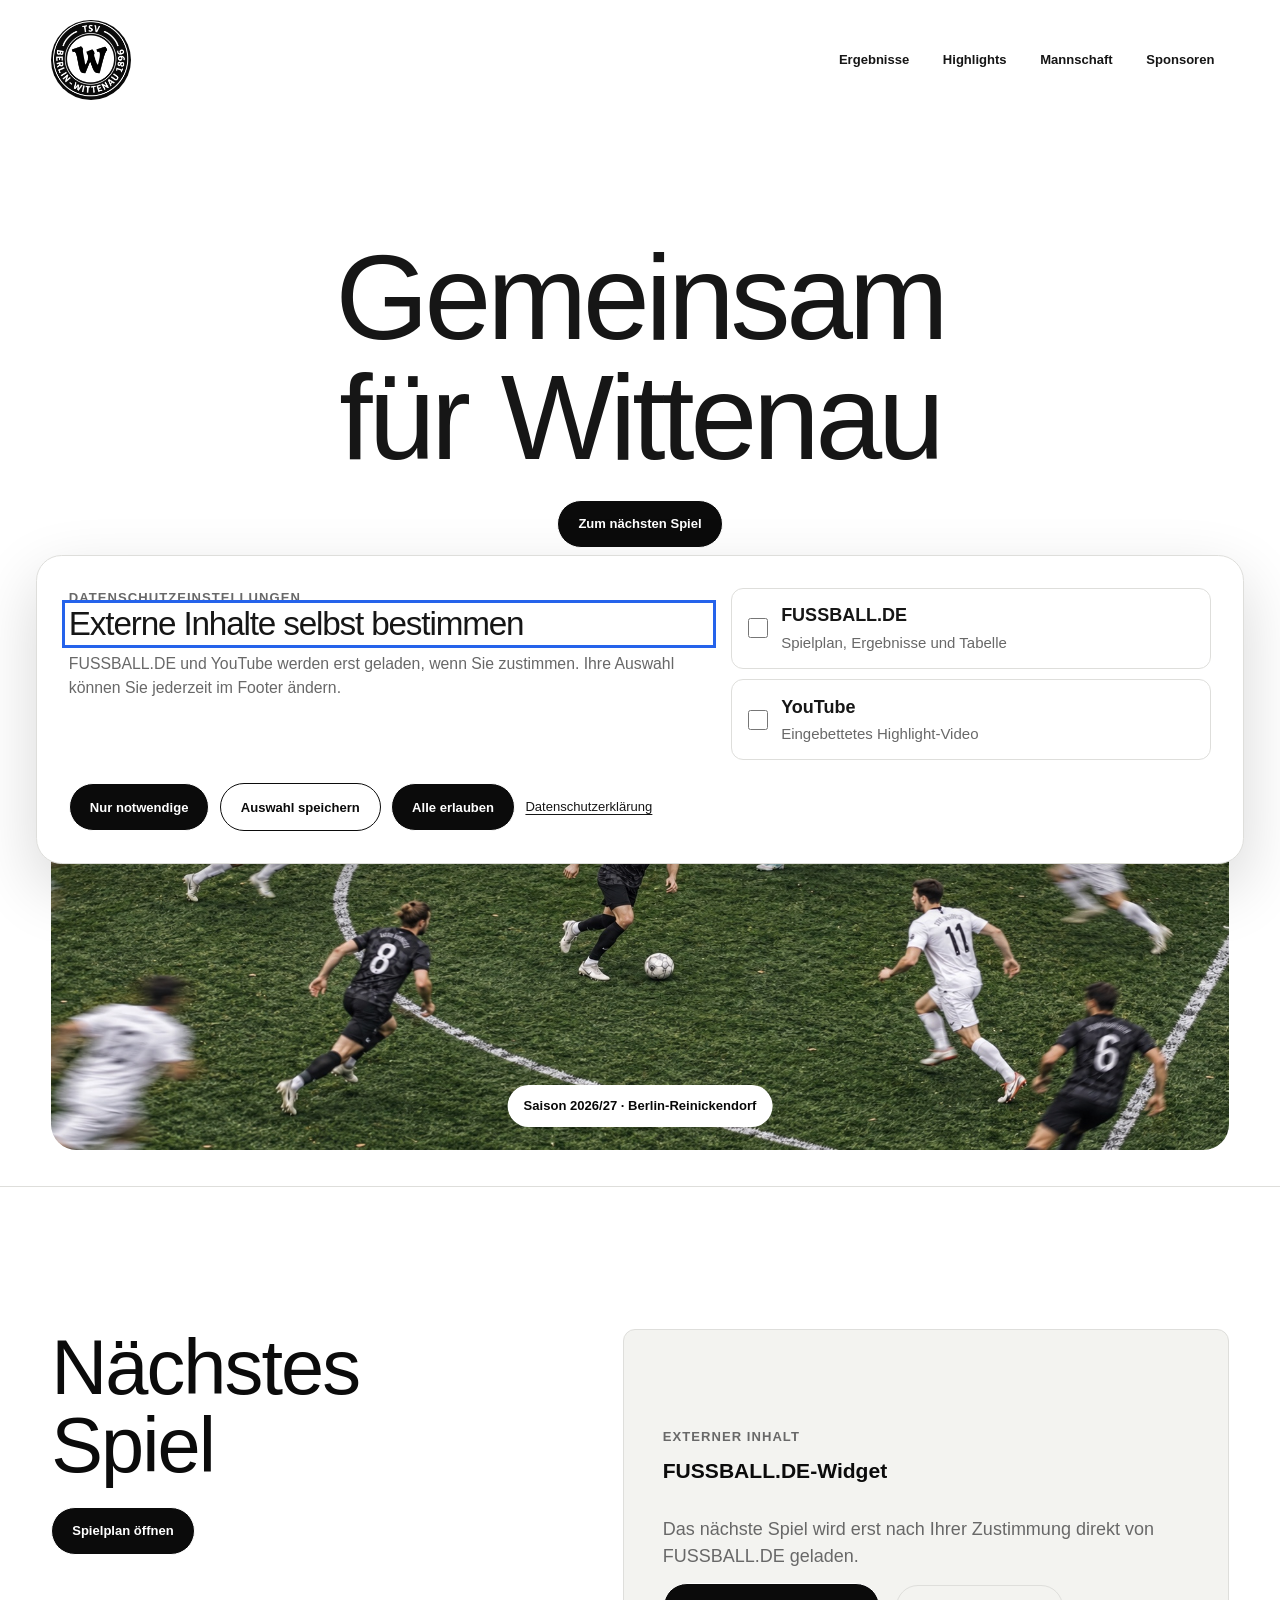
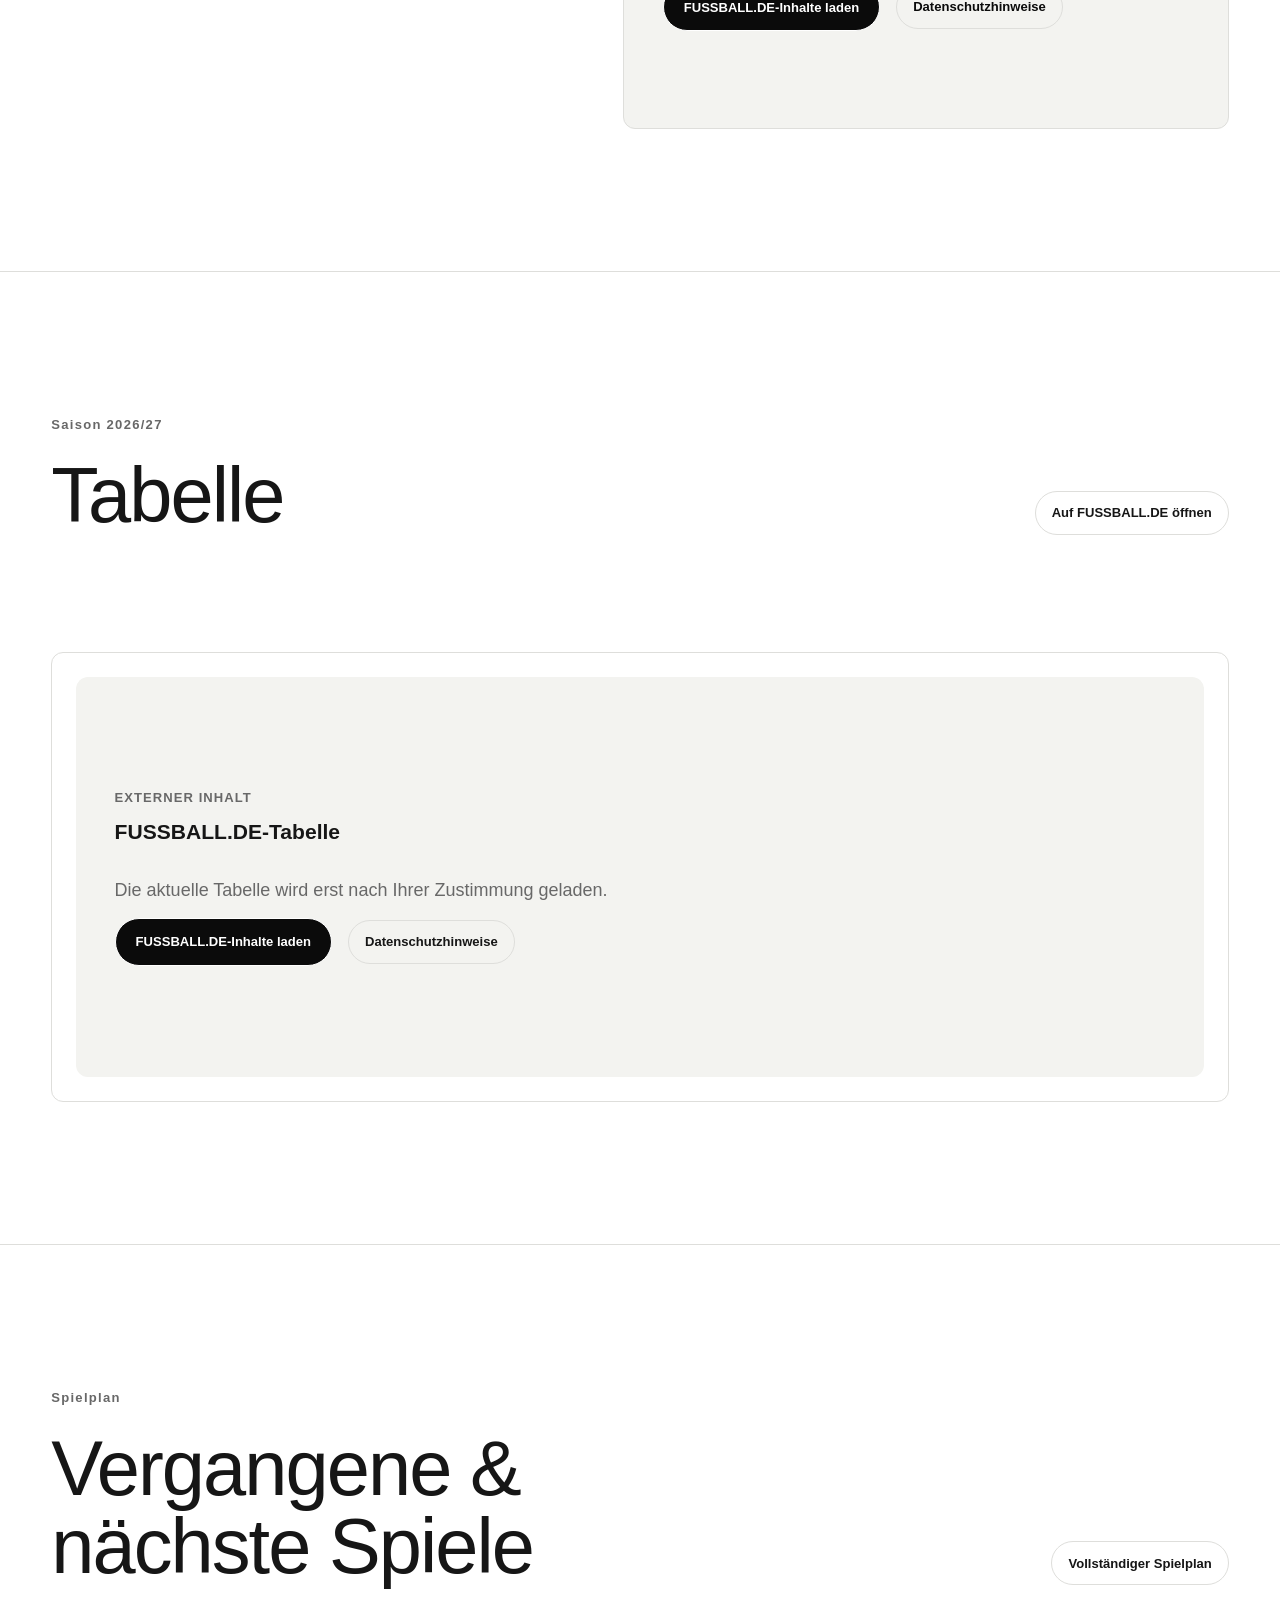
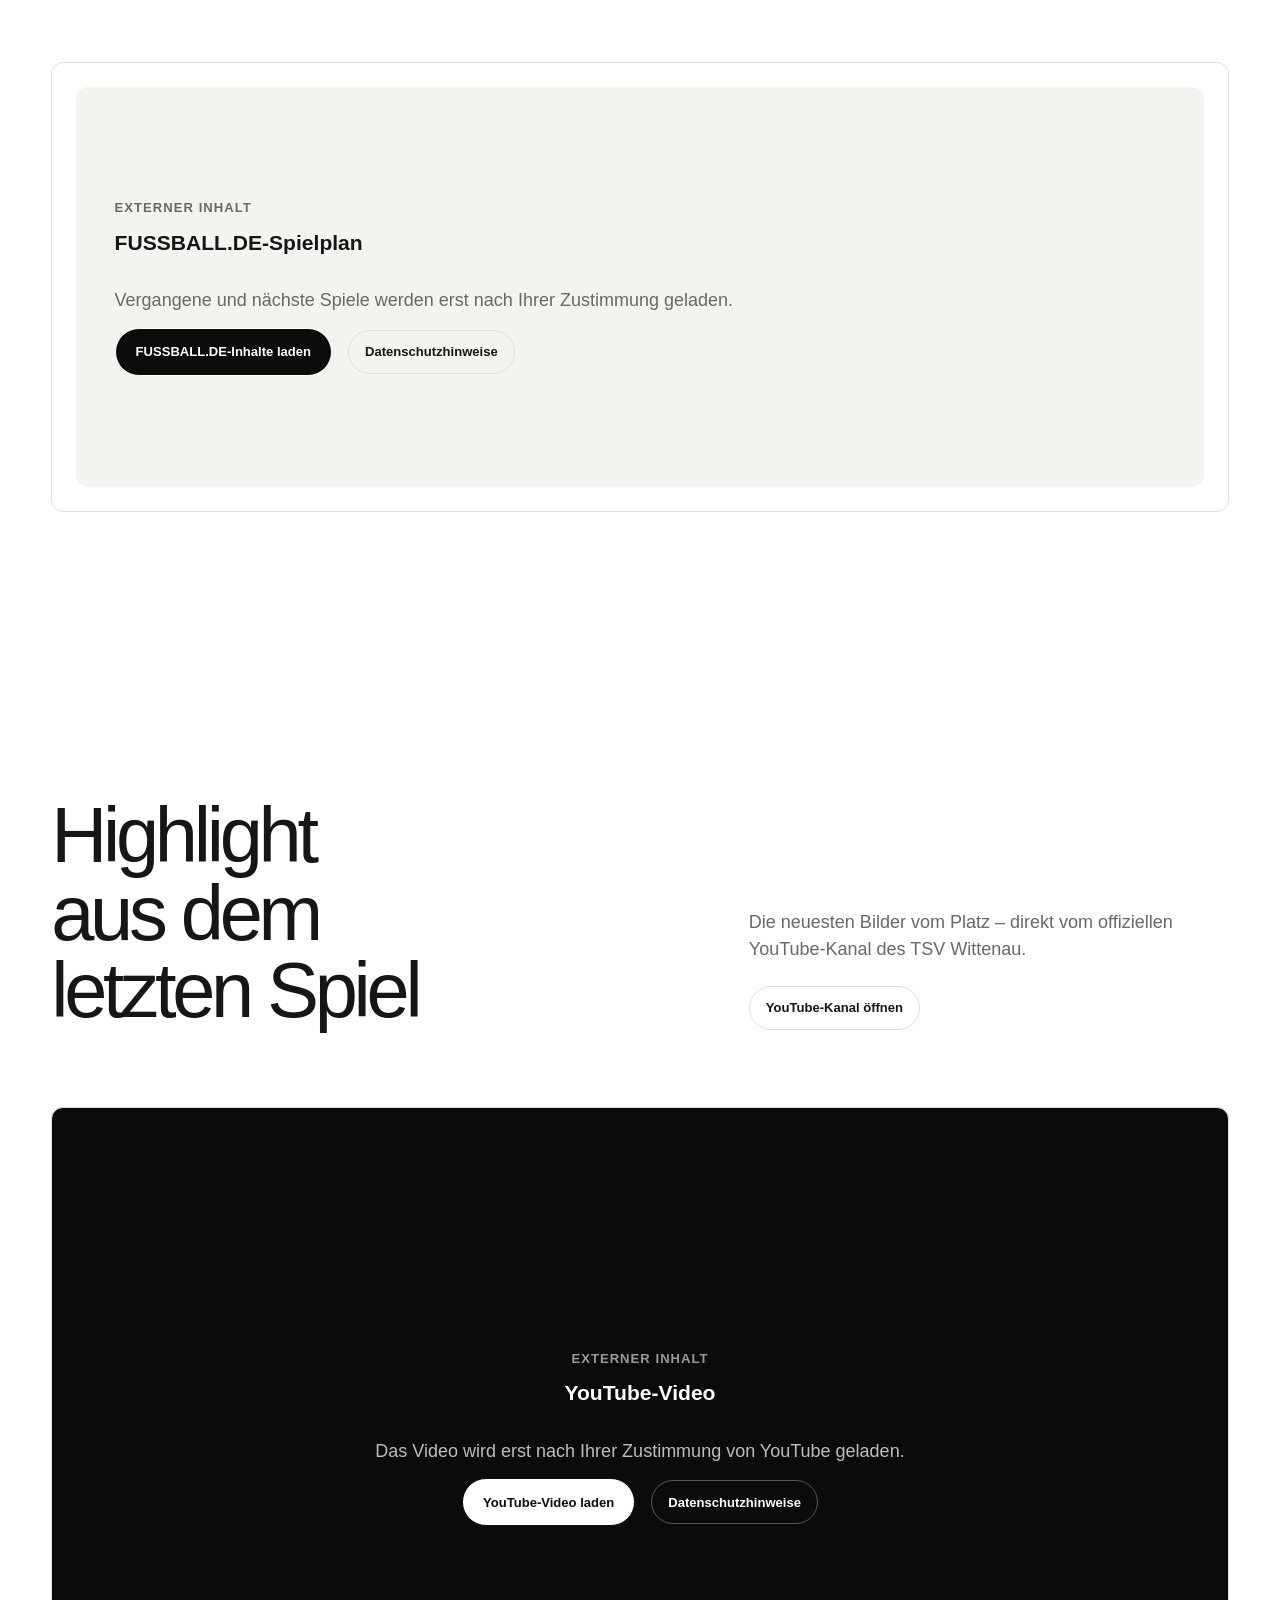
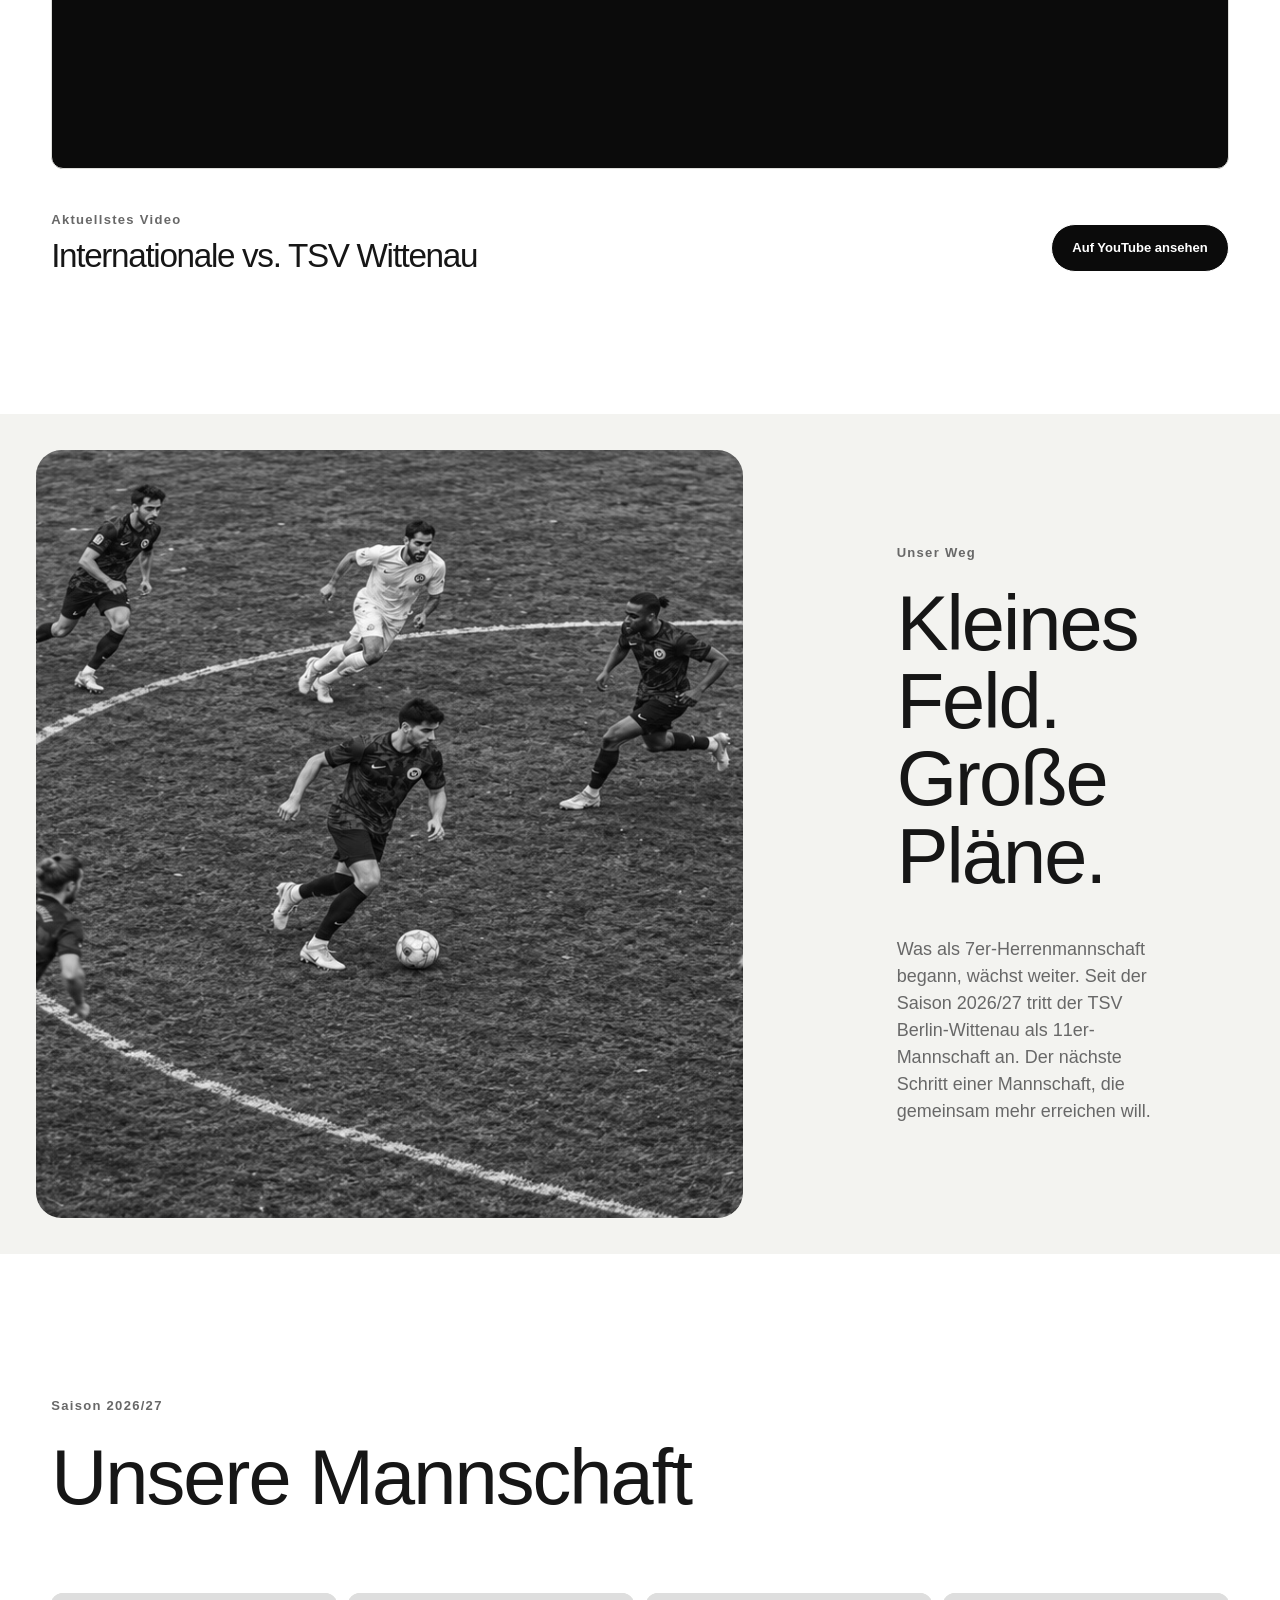
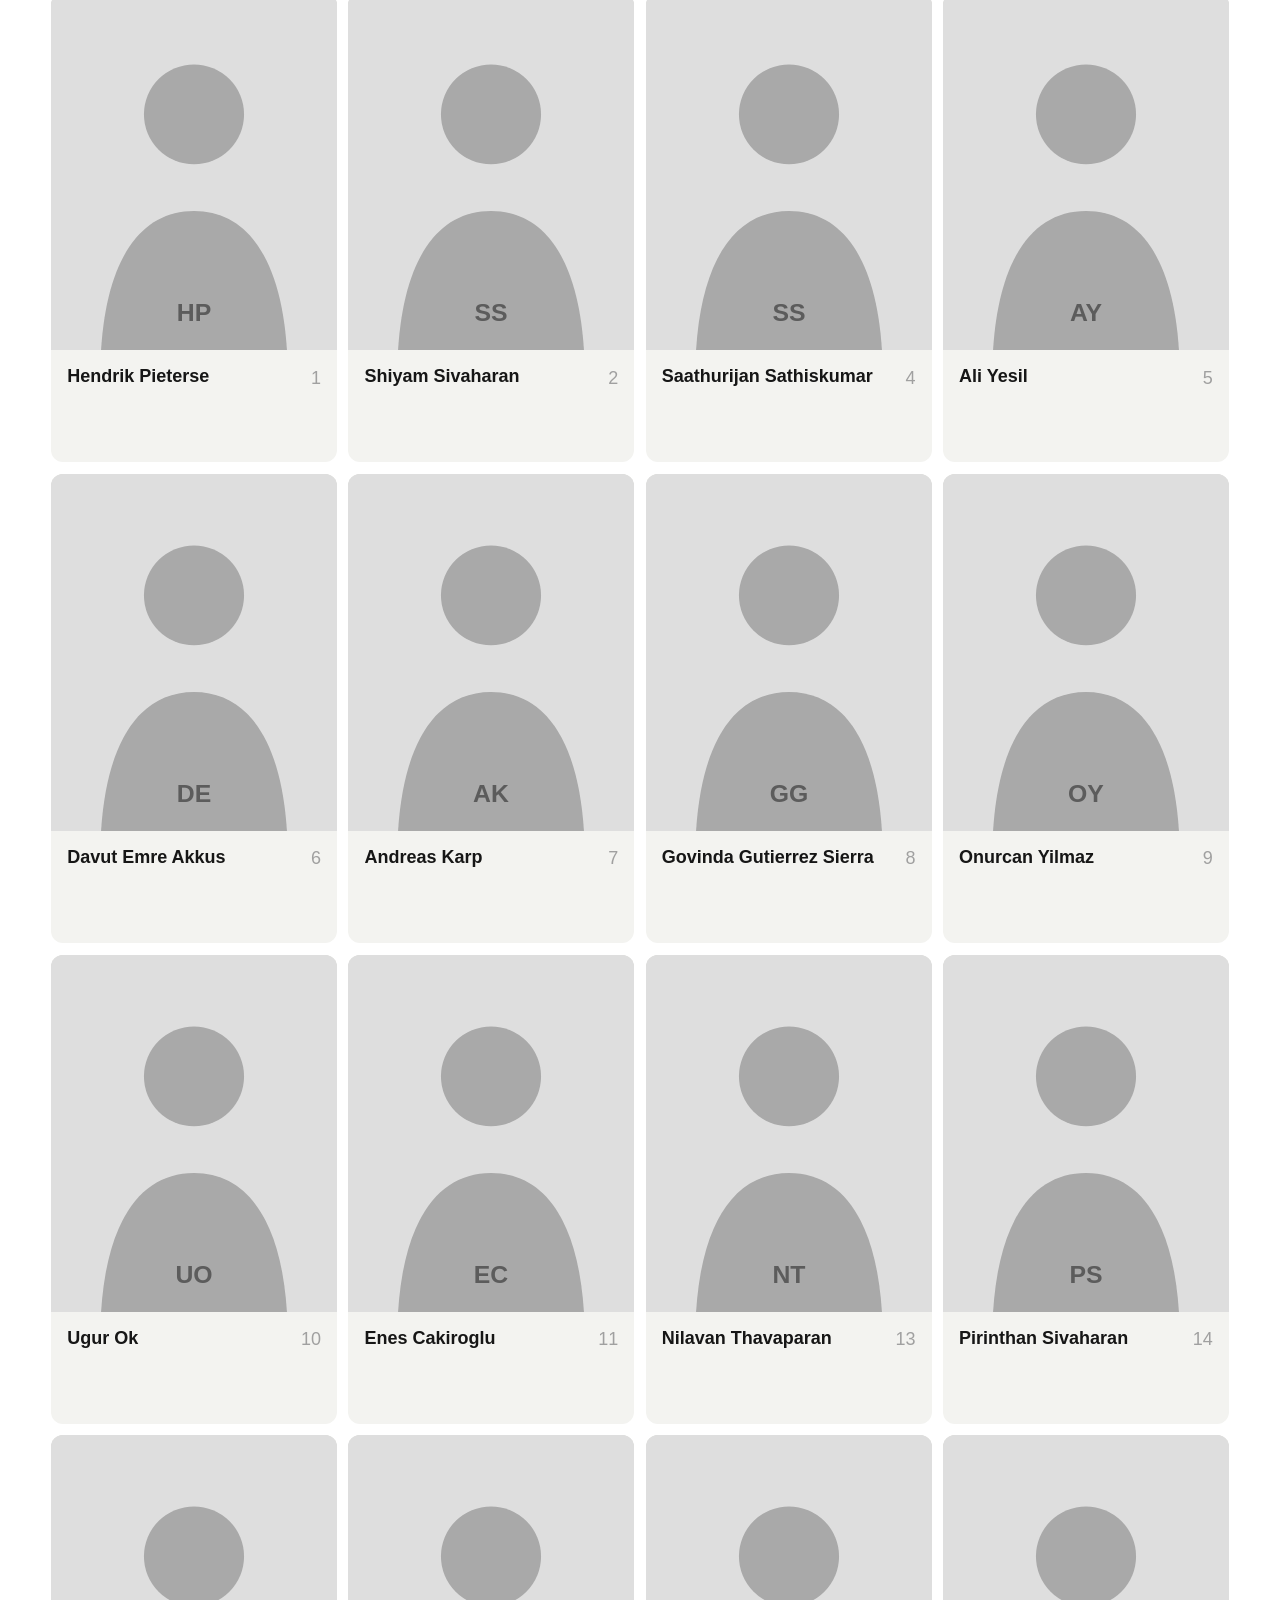
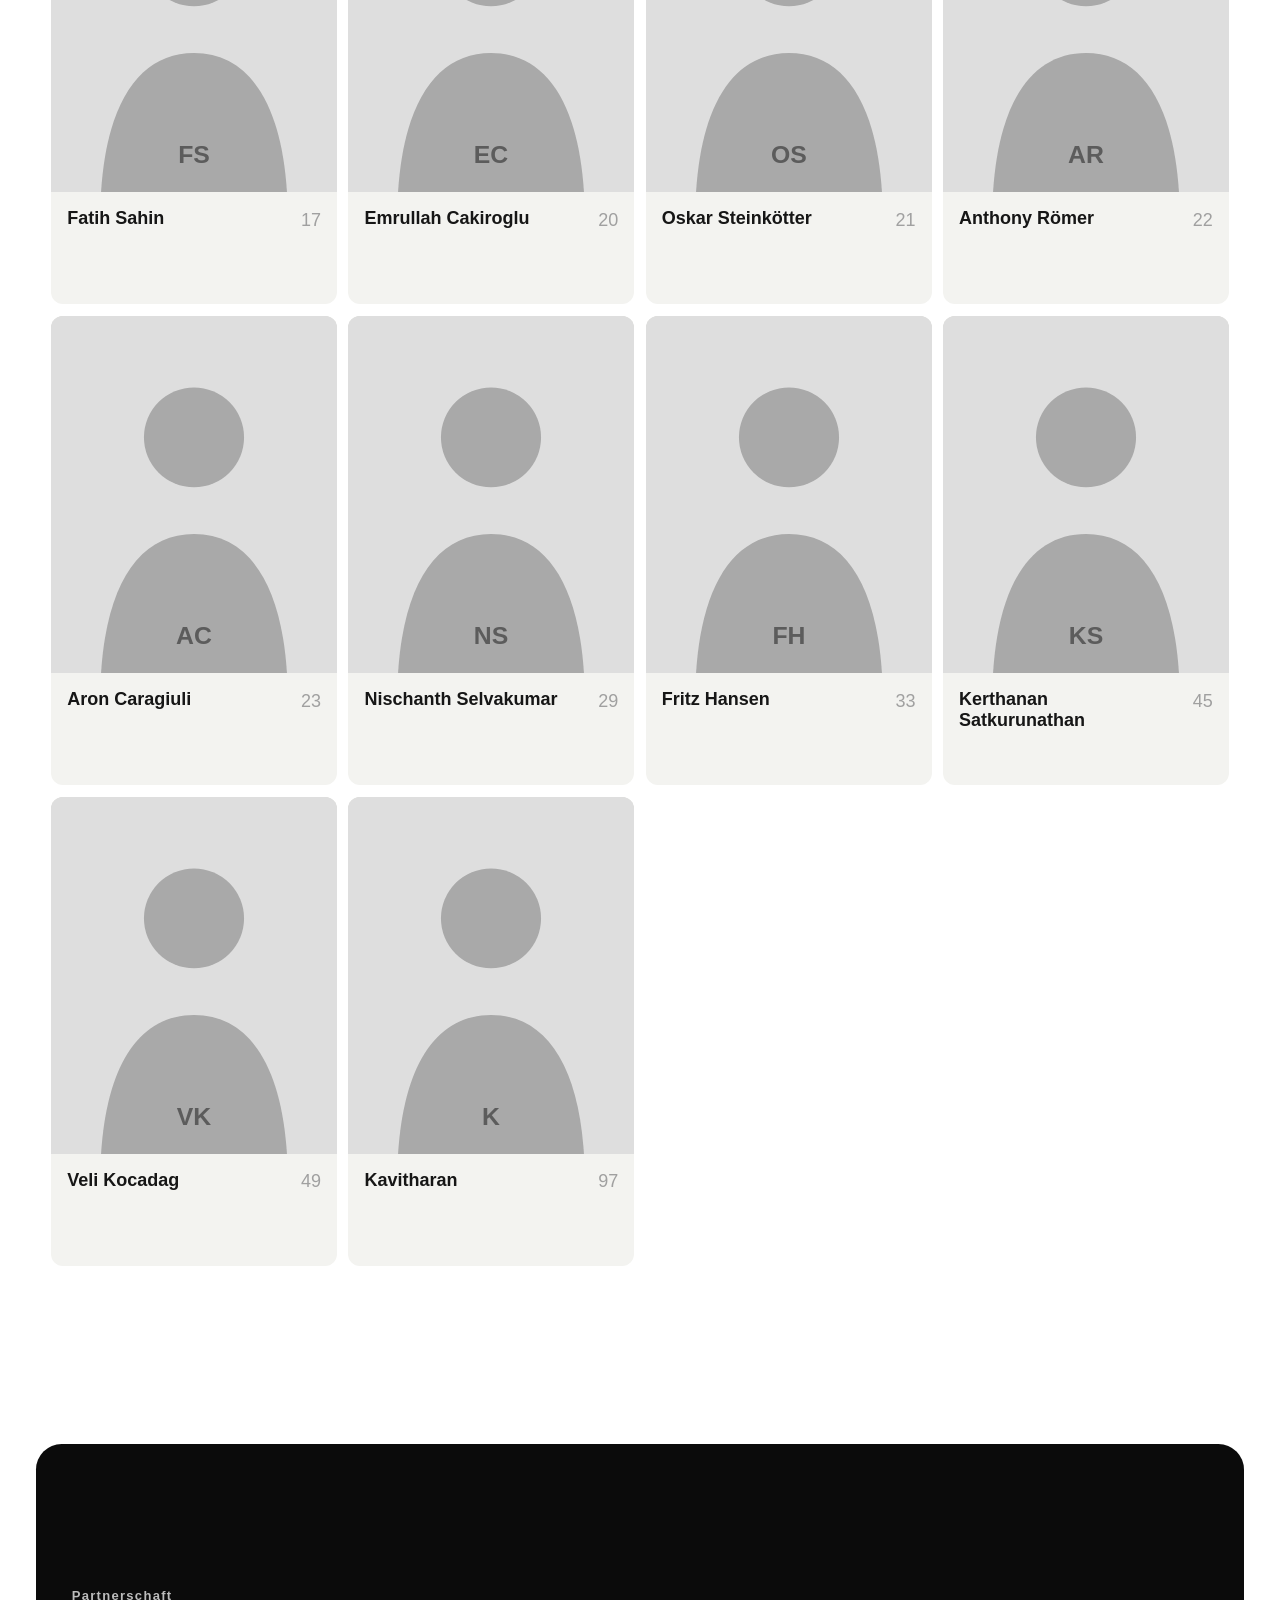
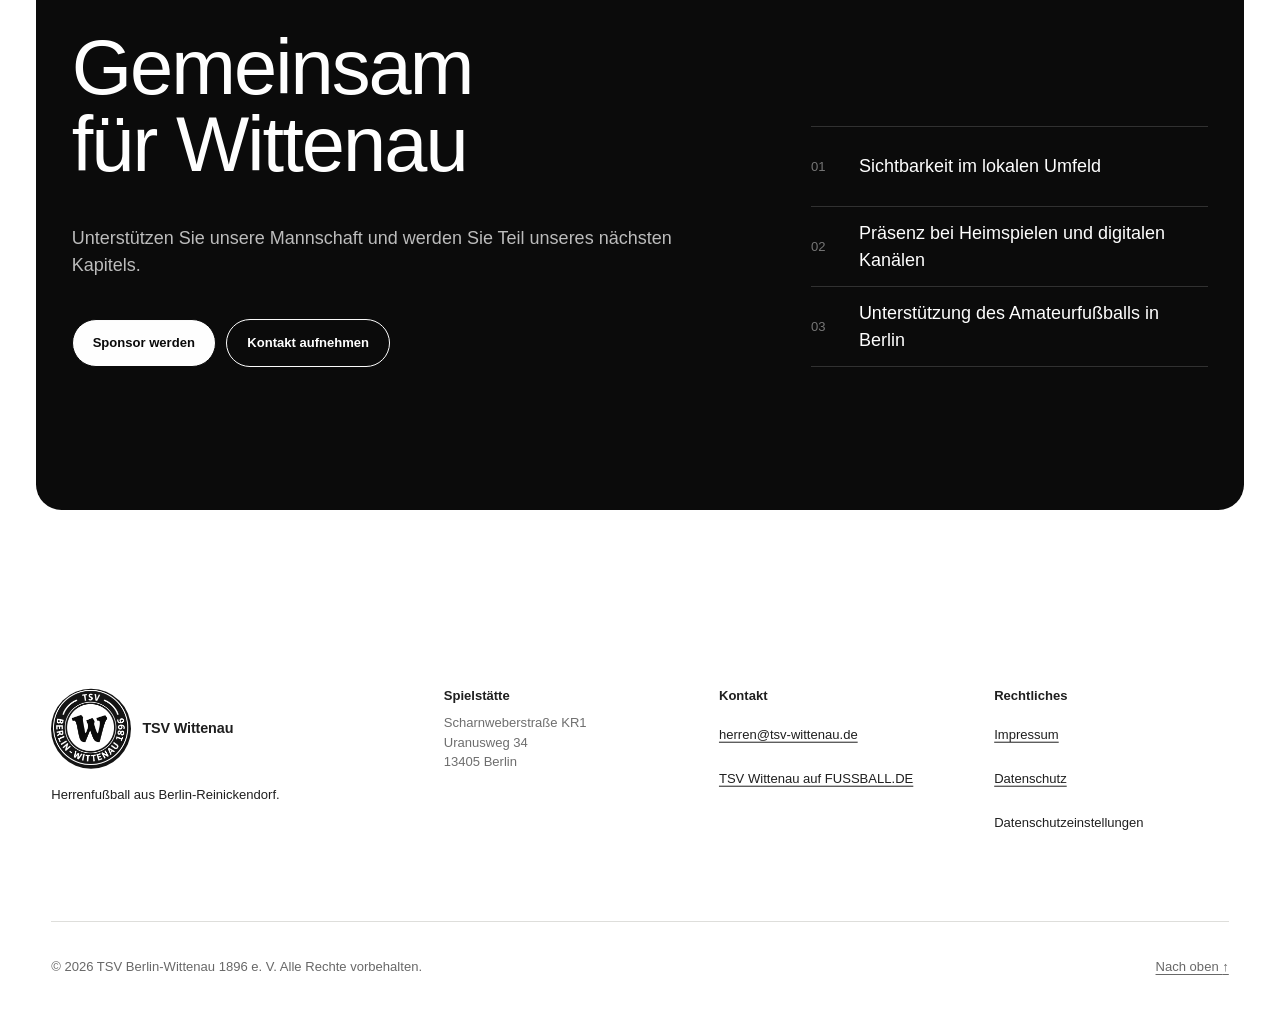
<file: index.html>
<!doctype html>
<html lang="de" class="no-js">
  <head>
    <meta charset="utf-8" />
    <meta name="viewport" content="width=device-width, initial-scale=1" />
    <meta
      name="description"
      content="Die Herrenmannschaft des TSV Wittenau: Spiele, Ergebnisse, Mannschaft und Sponsoring."
    />
    <title>TSV Wittenau Herren</title>
    <link rel="stylesheet" href="assets/vendor/lenis.css" />
    <link rel="stylesheet" href="styles.css?v=20261101-history-fix" />
    <script src="assets/vendor/lenis.min.js" defer></script>
    <script src="assets/vendor/gsap.min.js" defer></script>
    <script src="assets/vendor/ScrollTrigger.min.js" defer></script>
    <script src="consent.js?v=20261101-widgets" defer></script>
    <script src="script.js" defer></script>
  </head>
  <body>
    <a class="skip-link" href="#hauptinhalt">Direkt zum Inhalt</a>

    <header class="site-header">
      <div class="header-inner">
        <a
          class="brand"
          href="#start"
          aria-label="TSV Wittenau – zur Startseite"
        >
          <span class="brand-mark" aria-hidden="true">
            <img
              src="assets/tsv-wittenau-logo.png"
              alt=""
              width="2480"
              height="2480"
            />
          </span>
        </a>

        <button
          class="nav-toggle"
          type="button"
          aria-expanded="false"
          aria-controls="hauptnavigation"
        >
          <span class="nav-toggle-label">Menü</span>
          <span class="nav-toggle-icon" aria-hidden="true"
            ><span></span><span></span
          ></span>
        </button>

        <nav id="hauptnavigation" class="site-nav" aria-label="Hauptnavigation">
          <ul>
            <li><a href="#ergebnisse">Ergebnisse</a></li>
            <li><a href="#highlights">Highlights</a></li>
            <li><a href="#mannschaft">Mannschaft</a></li>
            <li><a href="#sponsoren">Sponsoren</a></li>
          </ul>
        </nav>
      </div>
    </header>

    <main id="hauptinhalt">
      <section id="start" class="hero" aria-labelledby="hero-title">
        <div class="hero-content container">
          <h1 id="hero-title">Gemeinsam für Wittenau</h1>
          <a class="button button-dark" href="#naechstes-spiel"
            >Zum nächsten Spiel</a
          >
        </div>
        <div
          class="hero-image container"
          role="img"
          aria-label="Spielszene des TSV Wittenau in schwarzen Trikots auf dem Fußballplatz"
        >
          <p class="hero-image-caption">
            Saison 2026/27 · Berlin-Reinickendorf
          </p>
        </div>
      </section>

      <section
        id="naechstes-spiel"
        class="section section-dark"
        aria-labelledby="next-match-title"
      >
        <div class="container next-match-layout">
          <div class="section-heading section-heading-light">
            <h2 id="next-match-title">Nächstes Spiel</h2>
            <a
              class="button button-dark"
              href="https://www.fussball.de/mannschaft/tsv-berlin-wittenau-tsv-wittenau-berlin/-/saison/2627/team-id/03198303VC000000VS5489BSVU0ORN69"
              target="_blank"
              rel="noopener noreferrer"
              >Spielplan öffnen</a
            >
          </div>

          <div
            class="external-content-placeholder"
            data-external-service="fussball"
            data-widget-id="5361811a-8394-4b99-913d-4c21adbe7fcd"
            data-widget-type="next-match"
          >
            <p class="external-content-kicker">Externer Inhalt</p>
            <h3>FUSSBALL.DE-Widget</h3>
            <p>
              Das nächste Spiel wird erst nach Ihrer Zustimmung direkt von
              FUSSBALL.DE geladen.
            </p>
            <div class="external-content-actions">
              <button
                class="button button-dark"
                type="button"
                data-consent-enable="fussball"
              >
                FUSSBALL.DE-Inhalte laden
              </button>
              <a class="text-link" href="datenschutz.html#fussball-widget"
                >Datenschutzhinweise</a
              >
            </div>
          </div>
        </div>
      </section>

      <section id="tabelle" class="section table-section" aria-labelledby="table-title">
        <div class="container table-widget-layout">
          <div class="section-heading split-heading">
            <div>
              <p class="eyebrow">Saison 2026/27</p>
              <h2 id="table-title">Tabelle</h2>
            </div>
            <a
              class="text-link"
              href="https://www.fussball.de/mannschaft/tsv-berlin-wittenau-tsv-wittenau-berlin/-/saison/2627/team-id/03198303VC000000VS5489BSVU0ORN69"
              target="_blank"
              rel="noopener noreferrer"
              >Auf FUSSBALL.DE öffnen</a
            >
          </div>

          <div class="football-widget-shell">
            <div
              class="external-content-placeholder"
              data-external-service="fussball"
              data-widget-id="dadf9028-cf1d-4c85-a254-691ad085d1a1"
              data-widget-type="table"
            >
              <p class="external-content-kicker">Externer Inhalt</p>
              <h3>FUSSBALL.DE-Tabelle</h3>
              <p>
                Die aktuelle Tabelle wird erst nach Ihrer Zustimmung geladen.
              </p>
              <div class="external-content-actions">
                <button
                  class="button button-dark"
                  type="button"
                  data-consent-enable="fussball"
                >
                  FUSSBALL.DE-Inhalte laden
                </button>
                <a class="text-link" href="datenschutz.html#fussball-widget"
                  >Datenschutzhinweise</a
                >
              </div>
            </div>
          </div>
        </div>
      </section>

      <section id="ergebnisse" class="section" aria-labelledby="results-title">
        <div class="container">
          <div class="section-heading split-heading">
            <div>
              <p class="eyebrow">Spielplan</p>
              <h2 id="results-title">Vergangene &amp; nächste Spiele</h2>
            </div>
            <a
              class="text-link"
              href="https://www.fussball.de/mannschaft/tsv-berlin-wittenau-tsv-wittenau-berlin/-/saison/2627/team-id/03198303VC000000VS5489BSVU0ORN69"
              target="_blank"
              rel="noopener noreferrer"
              >Vollständiger Spielplan</a
            >
          </div>

          <div class="football-widget-shell">
            <div
              class="external-content-placeholder"
              data-external-service="fussball"
              data-widget-id="6368c84c-8ea6-44e0-884b-e3fbd5835096"
              data-widget-type="team-matches"
            >
              <p class="external-content-kicker">Externer Inhalt</p>
              <h3>FUSSBALL.DE-Spielplan</h3>
              <p>
                Vergangene und nächste Spiele werden erst nach Ihrer Zustimmung
                geladen.
              </p>
              <div class="external-content-actions">
                <button
                  class="button button-dark"
                  type="button"
                  data-consent-enable="fussball"
                >
                  FUSSBALL.DE-Inhalte laden
                </button>
                <a class="text-link" href="datenschutz.html#fussball-widget"
                  >Datenschutzhinweise</a
                >
              </div>
            </div>
          </div>
        </div>
      </section>

      <section
        id="highlights"
        class="highlights-section"
        aria-labelledby="highlights-title"
      >
        <div class="highlights-intro">
          <div class="container highlights-intro-grid split-heading">
            <div>
              <h2 id="highlights-title">Highlight aus dem letzten Spiel</h2>
            </div>
            <div class="highlights-intro-copy">
              <p>
                Die neuesten Bilder vom Platz – direkt vom offiziellen
                YouTube-Kanal des TSV Wittenau.
              </p>
              <a
                class="text-link"
                href="https://www.youtube.com/@TSVWittenaufussball"
                target="_blank"
                rel="noopener noreferrer"
                >YouTube-Kanal öffnen<span class="visually-hidden">
                  (öffnet in neuem Tab)</span
                ></a
              >
            </div>
          </div>
        </div>

        <div class="highlight-feature" aria-labelledby="video-title">
          <div class="container">
            <div
              class="highlight-video external-content-placeholder external-content-video"
              data-external-service="youtube"
              data-youtube-video="fsUrPh3jStQ"
            >
              <p class="external-content-kicker">Externer Inhalt</p>
              <h3>YouTube-Video</h3>
              <p>
                Das Video wird erst nach Ihrer Zustimmung von YouTube geladen.
              </p>
              <div class="external-content-actions">
                <button
                  class="button button-light"
                  type="button"
                  data-consent-enable="youtube"
                >
                  YouTube-Video laden
                </button>
                <a class="text-link text-link-light" href="datenschutz.html#youtube"
                  >Datenschutzhinweise</a
                >
              </div>
            </div>

            <div class="highlight-details">
              <div>
                <p class="eyebrow">Aktuellstes Video</p>
                <h3 id="video-title">Internationale vs. TSV Wittenau</h3>
              </div>
              <a
                class="button button-dark"
                href="https://www.youtube.com/watch?v=fsUrPh3jStQ"
                target="_blank"
                rel="noopener noreferrer"
                >Auf YouTube ansehen<span class="visually-hidden">
                  (öffnet in neuem Tab)</span
                ></a
              >
            </div>
          </div>
        </div>
      </section>

      <section
        id="geschichte"
        class="story-section"
        aria-labelledby="story-title"
      >
        <div
          class="story-image"
          role="img"
          aria-label="Spielszene der Herrenmannschaft des TSV Wittenau auf dem Fußballplatz"
        ></div>
        <div class="story-copy">
          <p class="eyebrow">Unser Weg</p>
          <h2 id="story-title">Kleines Feld.<br />Große Pläne.</h2>
          <p>
            Was als 7er-Herrenmannschaft begann, wächst weiter. Seit der Saison
            2026/27 tritt der TSV Berlin-Wittenau als 11er-Mannschaft an. Der
            nächste Schritt einer Mannschaft, die gemeinsam mehr erreichen will.
          </p>
        </div>
      </section>

      <section
        id="mannschaft"
        class="section team-section"
        aria-labelledby="team-title"
      >
        <div class="container">
          <div class="section-heading split-heading">
            <div>
              <p class="eyebrow">Saison 2026/27</p>
              <h2 id="team-title">Unsere Mannschaft</h2>
            </div>
          </div>

          <div id="players-grid" class="players-grid">
            <p class="fallback-notice">
              Der Mannschaftskader wird mit JavaScript angezeigt. Die Kaderdaten
              sind derzeit als Beispielinhalte angelegt.
          </div>
        </div>
      </section>

      <section
        id="sponsoren"
        class="section sponsor-section"
        aria-labelledby="sponsor-title"
      >
        <div class="container sponsor-layout">
          <div class="sponsor-copy">
            <p class="eyebrow light">Partnerschaft</p>
            <h2 id="sponsor-title">Gemeinsam für Wittenau</h2>
            <p>
              Unterstützen Sie unsere Mannschaft und werden Sie Teil unseres
              nächsten Kapitels.
            </p>
            <div class="button-group">
              <a
                class="button button-light"
                href="mailto:sponsoring@tsv-wittenau.de?subject=Sponsoring%20Herrenmannschaft"
                >Sponsor werden</a
              >
              <a class="button button-outline-light" href="#kontakt"
                >Kontakt aufnehmen</a
              >
            </div>
          </div>
          <ul class="benefits-list">
            <li>
              <span aria-hidden="true">01</span>Sichtbarkeit im lokalen Umfeld
            </li>
            <li>
              <span aria-hidden="true">02</span>Präsenz bei Heimspielen und
              digitalen Kanälen
            </li>
            <li>
              <span aria-hidden="true">03</span>Unterstützung des
              Amateurfußballs in Berlin
            </li>
          </ul>
        </div>
      </section>
    </main>

    <footer id="kontakt" class="site-footer">
      <div class="container footer-grid">
        <div>
          <a
            class="brand footer-brand"
            href="#start"
            aria-label="TSV Wittenau – nach oben"
          >
            <span class="brand-mark" aria-hidden="true">
              <img
                src="assets/tsv-wittenau-logo.png"
                alt=""
                width="2480"
                height="2480"
              />
            </span>
            <span>TSV Wittenau</span>
          </a>
          <p>Herrenfußball aus Berlin-Reinickendorf.</p>
        </div>
        <div>
          <h2 class="footer-heading">Spielstätte</h2>
          <address>
            Scharnweberstraße KR1<br />Uranusweg 34<br />13405 Berlin
          </address>
        </div>
        <div>
          <h2 class="footer-heading">Kontakt</h2>
          <a href="mailto:herren@tsv-wittenau.de">herren@tsv-wittenau.de</a>
          <a
            href="https://www.fussball.de/mannschaft/tsv-berlin-wittenau-tsv-wittenau-berlin/-/saison/2627/team-id/03198303VC000000VS5489BSVU0ORN69"
            target="_blank"
            rel="noopener noreferrer"
            >TSV Wittenau auf FUSSBALL.DE<span class="visually-hidden">
              (öffnet in neuem Tab)</span
            ></a
          >
        </div>
        <nav aria-label="Rechtliches">
          <h2 class="footer-heading">Rechtliches</h2>
          <a
            id="impressum"
            href="impressum.html"
            >Impressum</a>
          <a id="datenschutz" href="datenschutz.html">Datenschutz</a>
          <button class="footer-link-button" type="button" data-consent-open>
            Datenschutzeinstellungen
          </button>
        </nav>
      </div>
      <div class="container footer-bottom">
        <p>
          © <span id="current-year">2026</span> TSV Berlin-Wittenau 1896 e. V.
          Alle Rechte vorbehalten.
        </p>
        <a class="back-to-top" href="#start"
          >Nach oben <span aria-hidden="true">↑</span></a
        >
      </div>
    </footer>

    <section
      class="consent-panel"
      data-consent-panel
      role="dialog"
      aria-modal="false"
      aria-labelledby="consent-title"
      hidden
    >
      <div class="consent-panel-inner">
        <div>
          <p class="external-content-kicker">Datenschutzeinstellungen</p>
          <h2 id="consent-title" tabindex="-1">
            Externe Inhalte selbst bestimmen
          </h2>
          <p>
            FUSSBALL.DE und YouTube werden erst geladen, wenn Sie zustimmen.
            Ihre Auswahl können Sie jederzeit im Footer ändern.
          </p>
        </div>

        <div class="consent-options">
          <label class="consent-option">
            <input type="checkbox" data-consent-choice="fussball" />
            <span>
              <strong>FUSSBALL.DE</strong>
              <small>Spielplan, Ergebnisse und Tabelle</small>
            </span>
          </label>
          <label class="consent-option">
            <input type="checkbox" data-consent-choice="youtube" />
            <span>
              <strong>YouTube</strong>
              <small>Eingebettetes Highlight-Video</small>
            </span>
          </label>
        </div>

        <div class="consent-panel-actions">
          <button class="button consent-button" type="button" data-consent-reject>
            Nur notwendige
          </button>
          <button class="button consent-button" type="button" data-consent-save>
            Auswahl speichern
          </button>
          <button class="button button-dark" type="button" data-consent-all>
            Alle erlauben
          </button>
          <a href="datenschutz.html">Datenschutzerklärung</a>
        </div>
      </div>
    </section>
  </body>
</html>
</file>
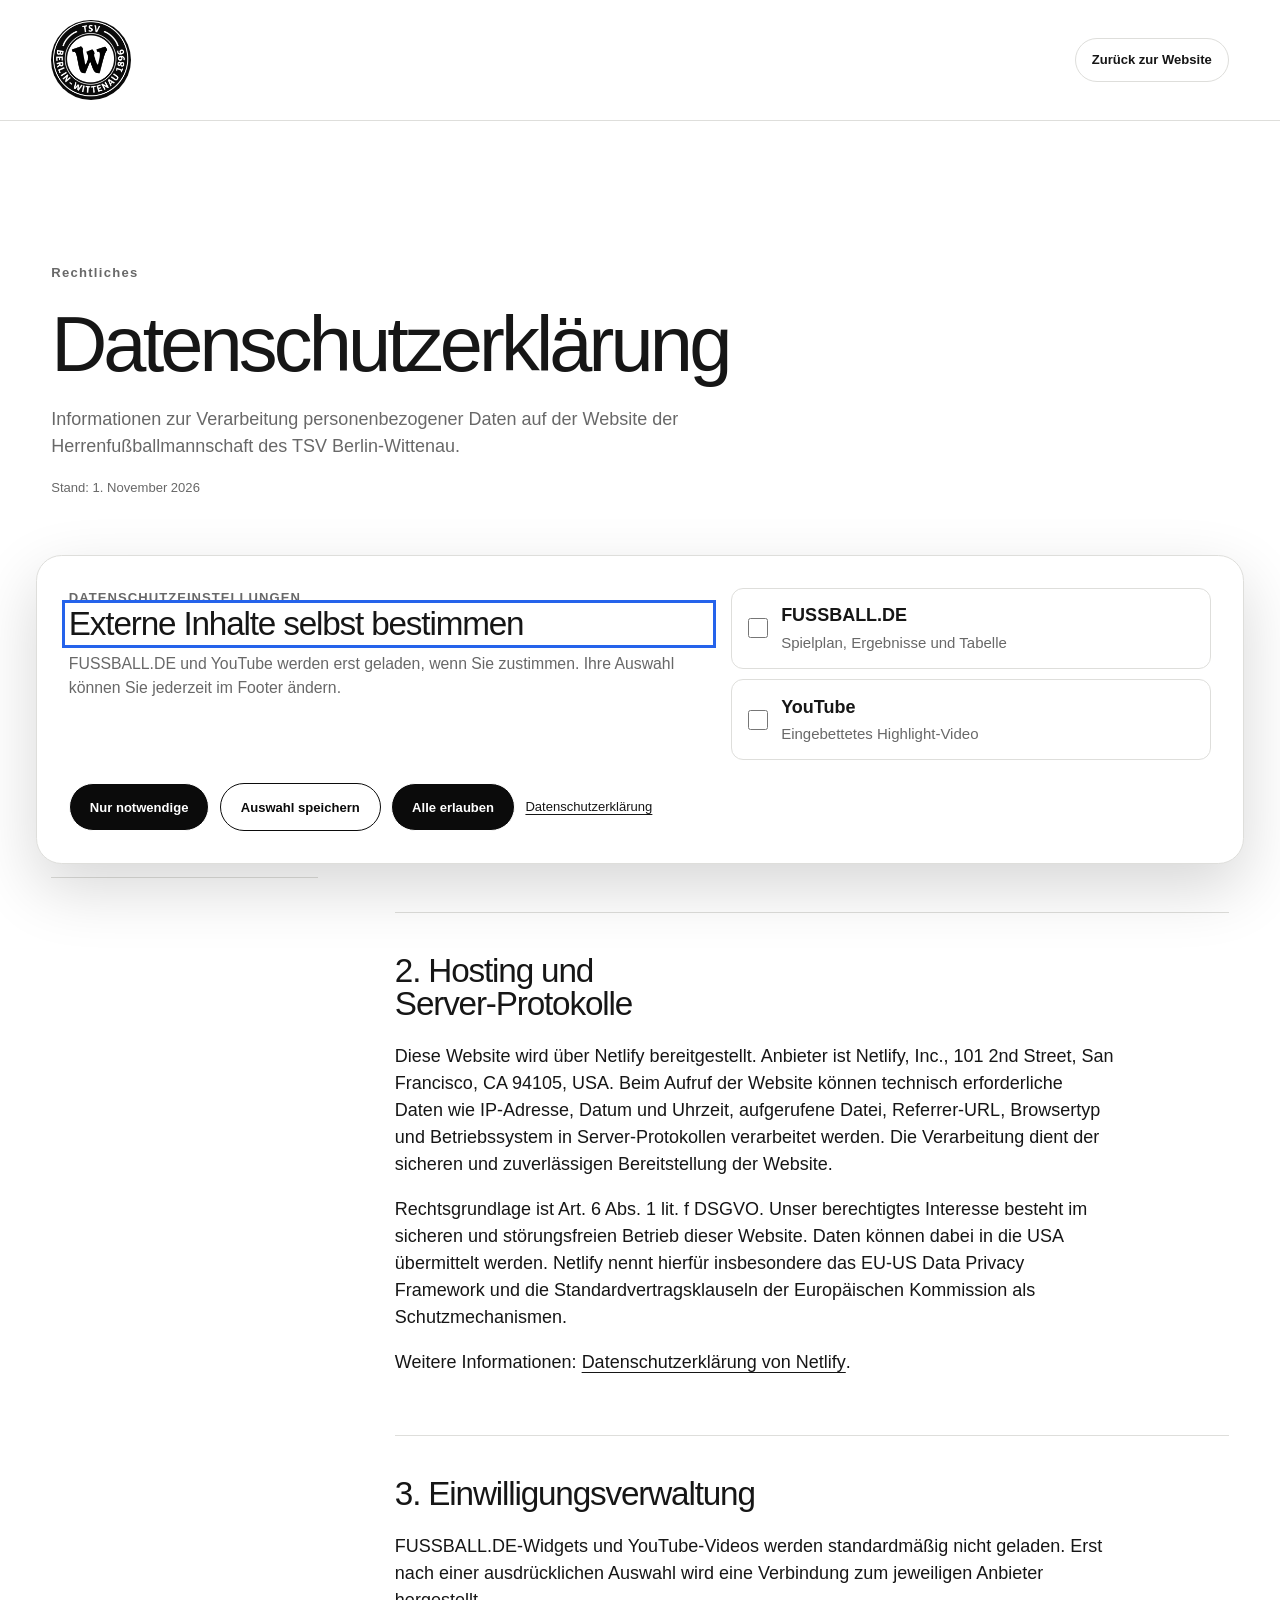
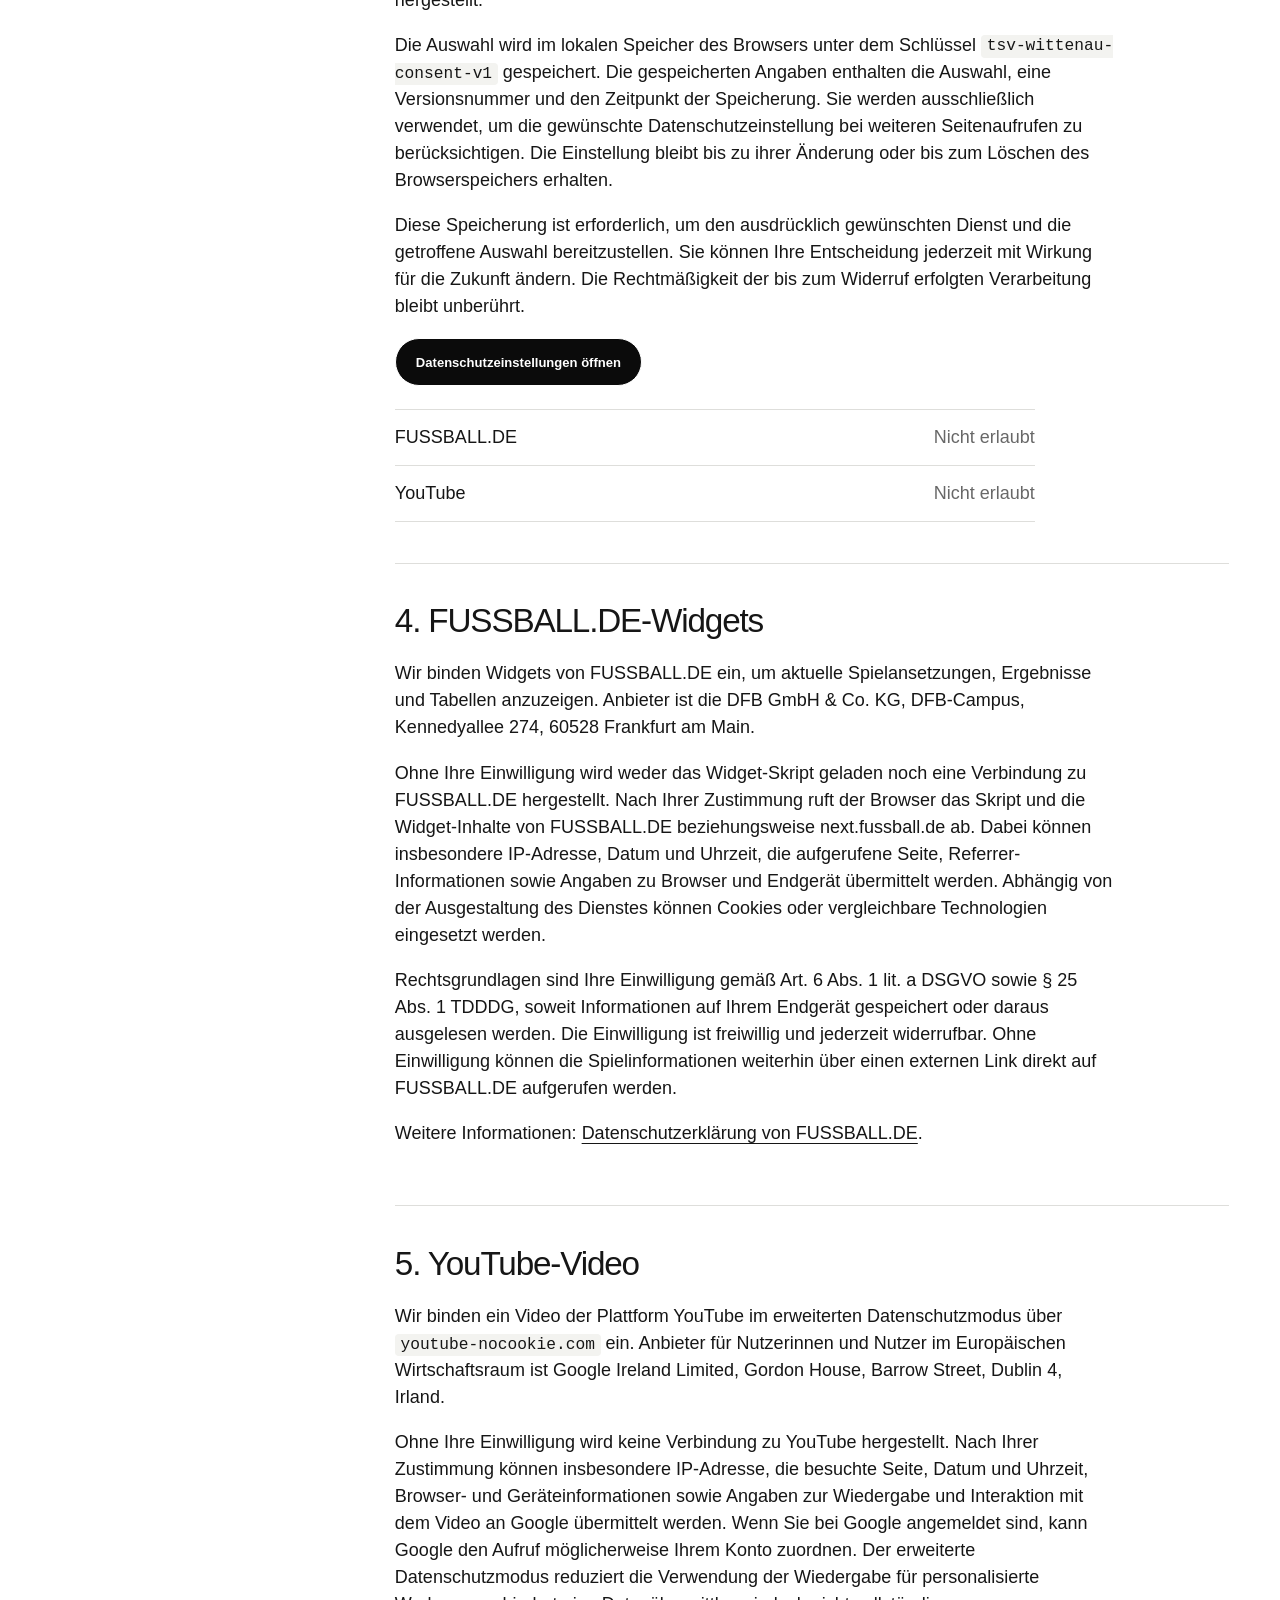
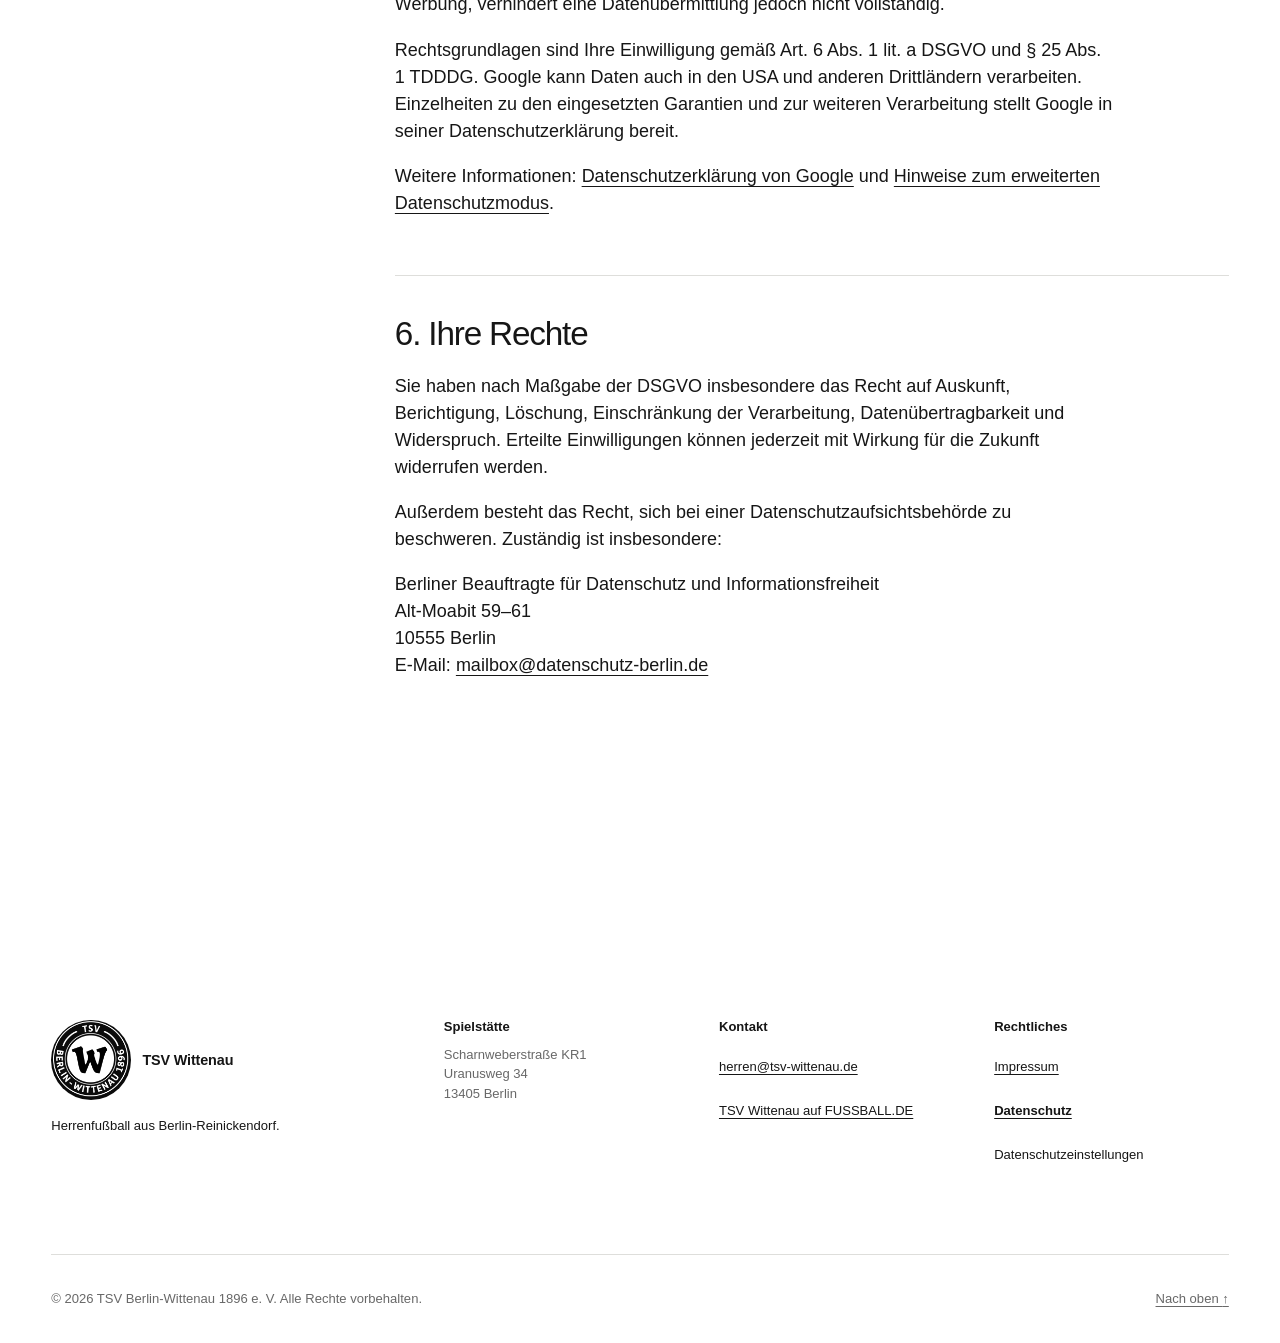
<file: datenschutz.html>
<!doctype html>
<html lang="de" class="no-js">
  <head>
    <meta charset="utf-8" />
    <meta name="viewport" content="width=device-width, initial-scale=1" />
    <meta
      name="description"
      content="Datenschutzerklärung der Herrenfußball-Website des TSV Berlin-Wittenau 1896 e. V."
    />
    <title>Datenschutz | TSV Wittenau Herren</title>
    <link rel="stylesheet" href="styles.css?v=20261101-history-fix" />
    <script src="consent.js?v=20261101-widgets" defer></script>
  </head>
  <body>
    <a class="skip-link" href="#hauptinhalt">Direkt zum Inhalt</a>

    <header class="site-header">
      <div class="header-inner">
        <a
          class="brand"
          href="index.html"
          aria-label="TSV Wittenau – zur Startseite"
        >
          <span class="brand-mark" aria-hidden="true">
            <img
              src="assets/tsv-wittenau-logo.png"
              alt=""
              width="2480"
              height="2480"
            />
          </span>
        </a>
        <a class="text-link" href="index.html">Zurück zur Website</a>
      </div>
    </header>

    <main id="hauptinhalt" class="legal-page">
      <header class="legal-hero container">
        <p class="eyebrow">Rechtliches</p>
        <h1>Datenschutzerklärung</h1>
        <p>
          Informationen zur Verarbeitung personenbezogener Daten auf der
          Website der Herrenfußballmannschaft des TSV Berlin-Wittenau.
        </p>
        <p class="legal-date">Stand: 1. November 2026</p>
      </header>

      <div class="container legal-layout">
        <nav class="legal-toc" aria-label="Inhalt der Datenschutzerklärung">
          <p class="footer-heading">Inhalt</p>
          <a href="#verantwortlicher">Verantwortlicher</a>
          <a href="#hosting">Hosting</a>
          <a href="#einwilligung">Einwilligungsverwaltung</a>
          <a href="#fussball-widget">FUSSBALL.DE-Widgets</a>
          <a href="#youtube">YouTube</a>
          <a href="#rechte">Ihre Rechte</a>
        </nav>

        <div class="legal-content">
          <section id="verantwortlicher" class="legal-section">
            <h2>1. Verantwortlicher</h2>
            <address>
              TSV Berlin-Wittenau 1896 e. V.<br />
              Senftenberger Ring 53<br />
              13435 Berlin<br />
              Deutschland
            </address>
            <p>
              Telefon:
              <a href="tel:+49304156867">+49 30 415 68 67</a><br />
              E-Mail:
              <a href="mailto:info@tsv-berlin-wittenau.de"
                >info@tsv-berlin-wittenau.de</a
              >
            </p>
            <p>
              Datenschutzanfragen können an
              <a href="mailto:datenschutz@tsv-berlin-wittenau.de"
                >datenschutz@tsv-berlin-wittenau.de</a
              > gerichtet werden.
            </p>
          </section>

          <section id="hosting" class="legal-section">
            <h2>2. Hosting und Server-Protokolle</h2>
            <p>
              Diese Website wird über Netlify bereitgestellt. Anbieter ist
              Netlify, Inc., 101 2nd Street, San Francisco, CA 94105, USA.
              Beim Aufruf der Website können technisch erforderliche Daten wie
              IP-Adresse, Datum und Uhrzeit, aufgerufene Datei, Referrer-URL,
              Browsertyp und Betriebssystem in Server-Protokollen verarbeitet
              werden. Die Verarbeitung dient der sicheren und zuverlässigen
              Bereitstellung der Website.
            </p>
            <p>
              Rechtsgrundlage ist Art. 6 Abs. 1 lit. f DSGVO. Unser berechtigtes
              Interesse besteht im sicheren und störungsfreien Betrieb dieser
              Website. Daten können dabei in die USA übermittelt werden. Netlify
              nennt hierfür insbesondere das EU-US Data Privacy Framework und
              die Standardvertragsklauseln der Europäischen Kommission als
              Schutzmechanismen.
            </p>
            <p>
              Weitere Informationen:
              <a
                href="https://www.netlify.com/privacy/"
                target="_blank"
                rel="noopener noreferrer"
                >Datenschutzerklärung von Netlify<span class="visually-hidden">
                  (öffnet in neuem Tab)</span
                ></a
              >.
            </p>
          </section>

          <section id="einwilligung" class="legal-section">
            <h2>3. Einwilligungsverwaltung</h2>
            <p>
              FUSSBALL.DE-Widgets und YouTube-Videos werden standardmäßig nicht
              geladen. Erst nach einer ausdrücklichen Auswahl wird eine
              Verbindung zum jeweiligen Anbieter hergestellt.
            </p>
            <p>
              Die Auswahl wird im lokalen Speicher des Browsers unter dem
              Schlüssel <code>tsv-wittenau-consent-v1</code> gespeichert. Die
              gespeicherten Angaben enthalten die Auswahl, eine Versionsnummer
              und den Zeitpunkt der Speicherung. Sie werden ausschließlich
              verwendet, um die gewünschte Datenschutzeinstellung bei weiteren
              Seitenaufrufen zu berücksichtigen. Die Einstellung bleibt bis zu
              ihrer Änderung oder bis zum Löschen des Browserspeichers erhalten.
            </p>
            <p>
              Diese Speicherung ist erforderlich, um den ausdrücklich
              gewünschten Dienst und die getroffene Auswahl bereitzustellen.
              Sie können Ihre Entscheidung jederzeit mit Wirkung für die Zukunft
              ändern. Die Rechtmäßigkeit der bis zum Widerruf erfolgten
              Verarbeitung bleibt unberührt.
            </p>
            <button class="button button-dark" type="button" data-consent-open>
              Datenschutzeinstellungen öffnen
            </button>
            <dl class="consent-status-list">
              <div>
                <dt>FUSSBALL.DE</dt>
                <dd data-consent-status="fussball">Nicht erlaubt</dd>
              </div>
              <div>
                <dt>YouTube</dt>
                <dd data-consent-status="youtube">Nicht erlaubt</dd>
              </div>
            </dl>
          </section>

          <section id="fussball-widget" class="legal-section">
            <h2>4. FUSSBALL.DE-Widgets</h2>
            <p>
              Wir binden Widgets von FUSSBALL.DE ein, um aktuelle
              Spielansetzungen, Ergebnisse und Tabellen anzuzeigen. Anbieter ist
              die DFB GmbH &amp; Co. KG, DFB-Campus, Kennedyallee 274, 60528
              Frankfurt am Main.
            </p>
            <p>
              Ohne Ihre Einwilligung wird weder das Widget-Skript geladen noch
              eine Verbindung zu FUSSBALL.DE hergestellt. Nach Ihrer Zustimmung
              ruft der Browser das Skript und die Widget-Inhalte von
              FUSSBALL.DE beziehungsweise next.fussball.de ab. Dabei können
              insbesondere IP-Adresse, Datum und Uhrzeit, die aufgerufene Seite,
              Referrer-Informationen sowie Angaben zu Browser und Endgerät
              übermittelt werden. Abhängig von der Ausgestaltung des Dienstes
              können Cookies oder vergleichbare Technologien eingesetzt werden.
            </p>
            <p>
              Rechtsgrundlagen sind Ihre Einwilligung gemäß Art. 6 Abs. 1 lit. a
              DSGVO sowie § 25 Abs. 1 TDDDG, soweit Informationen auf Ihrem
              Endgerät gespeichert oder daraus ausgelesen werden. Die
              Einwilligung ist freiwillig und jederzeit widerrufbar. Ohne
              Einwilligung können die Spielinformationen weiterhin über einen
              externen Link direkt auf FUSSBALL.DE aufgerufen werden.
            </p>
            <p>
              Weitere Informationen:
              <a
                href="https://www.fussball.de/privacy"
                target="_blank"
                rel="noopener noreferrer"
                >Datenschutzerklärung von FUSSBALL.DE<span class="visually-hidden">
                  (öffnet in neuem Tab)</span
                ></a
              >.
            </p>
          </section>

          <section id="youtube" class="legal-section">
            <h2>5. YouTube-Video</h2>
            <p>
              Wir binden ein Video der Plattform YouTube im erweiterten
              Datenschutzmodus über <code>youtube-nocookie.com</code> ein.
              Anbieter für Nutzerinnen und Nutzer im Europäischen Wirtschaftsraum
              ist Google Ireland Limited, Gordon House, Barrow Street, Dublin 4,
              Irland.
            </p>
            <p>
              Ohne Ihre Einwilligung wird keine Verbindung zu YouTube
              hergestellt. Nach Ihrer Zustimmung können insbesondere
              IP-Adresse, die besuchte Seite, Datum und Uhrzeit, Browser- und
              Geräteinformationen sowie Angaben zur Wiedergabe und Interaktion
              mit dem Video an Google übermittelt werden. Wenn Sie bei Google
              angemeldet sind, kann Google den Aufruf möglicherweise Ihrem Konto
              zuordnen. Der erweiterte Datenschutzmodus reduziert die Verwendung
              der Wiedergabe für personalisierte Werbung, verhindert eine
              Datenübermittlung jedoch nicht vollständig.
            </p>
            <p>
              Rechtsgrundlagen sind Ihre Einwilligung gemäß Art. 6 Abs. 1 lit. a
              DSGVO und § 25 Abs. 1 TDDDG. Google kann Daten auch in den USA und
              anderen Drittländern verarbeiten. Einzelheiten zu den eingesetzten
              Garantien und zur weiteren Verarbeitung stellt Google in seiner
              Datenschutzerklärung bereit.
            </p>
            <p>
              Weitere Informationen:
              <a
                href="https://policies.google.com/privacy?hl=de"
                target="_blank"
                rel="noopener noreferrer"
                >Datenschutzerklärung von Google<span class="visually-hidden">
                  (öffnet in neuem Tab)</span
                ></a
              > und
              <a
                href="https://support.google.com/youtube/answer/171780?hl=de"
                target="_blank"
                rel="noopener noreferrer"
                >Hinweise zum erweiterten Datenschutzmodus<span
                  class="visually-hidden"
                >
                  (öffnet in neuem Tab)</span
                ></a
              >.
            </p>
          </section>

          <section id="rechte" class="legal-section">
            <h2>6. Ihre Rechte</h2>
            <p>
              Sie haben nach Maßgabe der DSGVO insbesondere das Recht auf
              Auskunft, Berichtigung, Löschung, Einschränkung der Verarbeitung,
              Datenübertragbarkeit und Widerspruch. Erteilte Einwilligungen
              können jederzeit mit Wirkung für die Zukunft widerrufen werden.
            </p>
            <p>
              Außerdem besteht das Recht, sich bei einer Datenschutzaufsichtsbehörde
              zu beschweren. Zuständig ist insbesondere:
            </p>
            <address>
              Berliner Beauftragte für Datenschutz und Informationsfreiheit<br />
              Alt-Moabit 59–61<br />
              10555 Berlin<br />
              E-Mail:
              <a href="mailto:mailbox@datenschutz-berlin.de"
                >mailbox@datenschutz-berlin.de</a
              >
            </address>
          </section>
        </div>
      </div>
    </main>

    <footer id="kontakt" class="site-footer">
      <div class="container footer-grid">
        <div>
          <a
            class="brand footer-brand"
            href="index.html"
            aria-label="TSV Wittenau – zur Startseite"
          >
            <span class="brand-mark" aria-hidden="true">
              <img
                src="assets/tsv-wittenau-logo.png"
                alt=""
                width="2480"
                height="2480"
              />
            </span>
            <span>TSV Wittenau</span>
          </a>
          <p>Herrenfußball aus Berlin-Reinickendorf.</p>
        </div>
        <div>
          <h2 class="footer-heading">Spielstätte</h2>
          <address>
            Scharnweberstraße KR1<br />Uranusweg 34<br />13405 Berlin
          </address>
        </div>
        <div>
          <h2 class="footer-heading">Kontakt</h2>
          <a href="mailto:herren@tsv-wittenau.de">herren@tsv-wittenau.de</a>
          <a
            href="https://www.fussball.de/mannschaft/tsv-berlin-wittenau-tsv-wittenau-berlin/-/saison/2627/team-id/03198303VC000000VS5489BSVU0ORN69"
            target="_blank"
            rel="noopener noreferrer"
            >TSV Wittenau auf FUSSBALL.DE<span class="visually-hidden">
              (öffnet in neuem Tab)</span
            ></a
          >
        </div>
        <nav aria-label="Rechtliches">
          <h2 class="footer-heading">Rechtliches</h2>
          <a href="impressum.html">Impressum</a>
          <a href="datenschutz.html" aria-current="page">Datenschutz</a>
          <button class="footer-link-button" type="button" data-consent-open>
            Datenschutzeinstellungen
          </button>
        </nav>
      </div>
      <div class="container footer-bottom">
        <p>© 2026 TSV Berlin-Wittenau 1896 e. V. Alle Rechte vorbehalten.</p>
        <a class="back-to-top" href="#hauptinhalt"
          >Nach oben <span aria-hidden="true">↑</span></a
        >
      </div>
    </footer>

    <section
      class="consent-panel"
      data-consent-panel
      role="dialog"
      aria-modal="false"
      aria-labelledby="consent-title"
      hidden
    >
      <div class="consent-panel-inner">
        <div>
          <p class="external-content-kicker">Datenschutzeinstellungen</p>
          <h2 id="consent-title" tabindex="-1">
            Externe Inhalte selbst bestimmen
          </h2>
          <p>
            FUSSBALL.DE und YouTube werden erst geladen, wenn Sie zustimmen.
            Ihre Auswahl können Sie jederzeit im Footer ändern.
          </p>
        </div>
        <div class="consent-options">
          <label class="consent-option">
            <input type="checkbox" data-consent-choice="fussball" />
            <span>
              <strong>FUSSBALL.DE</strong>
              <small>Spielplan, Ergebnisse und Tabelle</small>
            </span>
          </label>
          <label class="consent-option">
            <input type="checkbox" data-consent-choice="youtube" />
            <span>
              <strong>YouTube</strong>
              <small>Eingebettetes Highlight-Video</small>
            </span>
          </label>
        </div>
        <div class="consent-panel-actions">
          <button class="button consent-button" type="button" data-consent-reject>
            Nur notwendige
          </button>
          <button class="button consent-button" type="button" data-consent-save>
            Auswahl speichern
          </button>
          <button class="button button-dark" type="button" data-consent-all>
            Alle erlauben
          </button>
          <a href="datenschutz.html">Datenschutzerklärung</a>
        </div>
      </div>
    </section>
  </body>
</html>
</file>
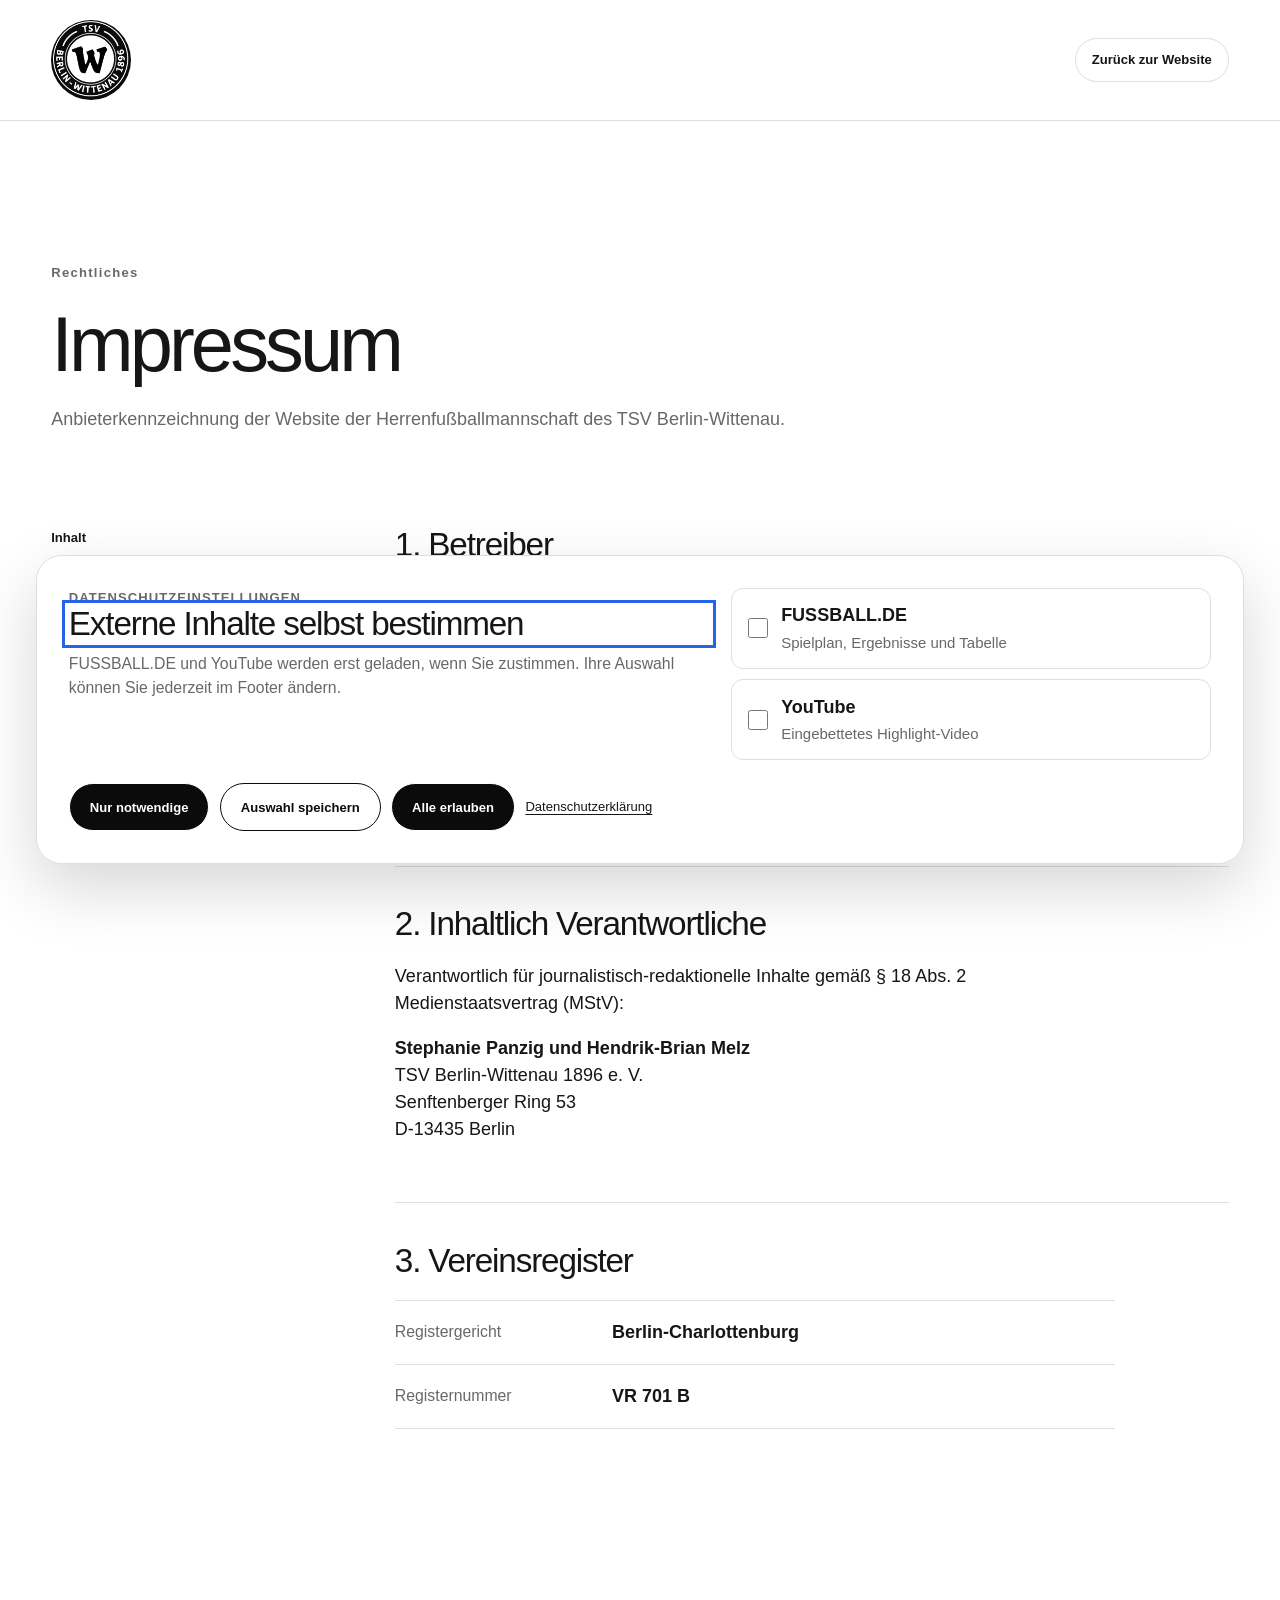
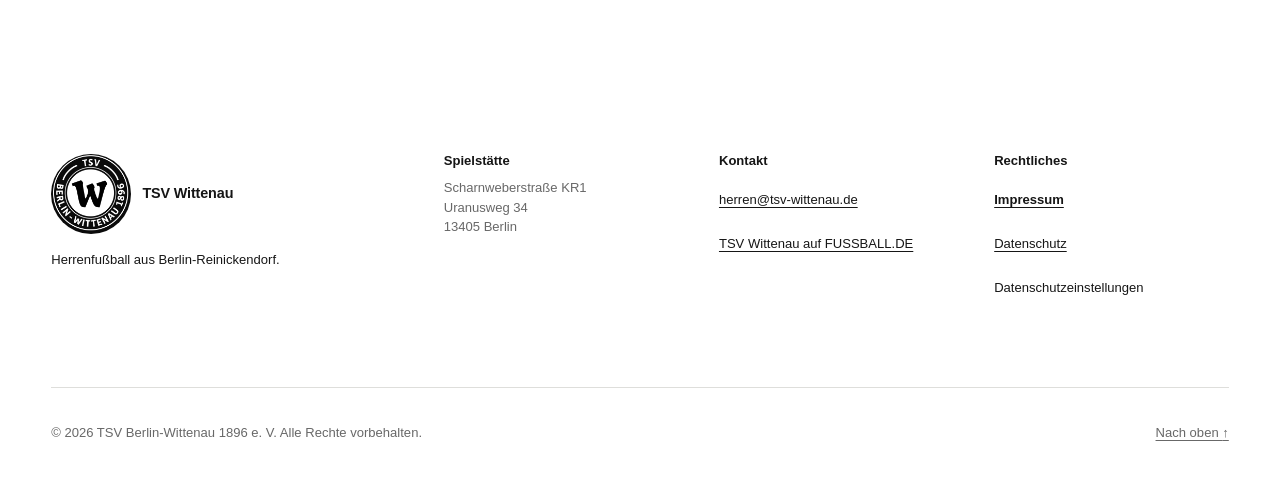
<file: impressum.html>
<!doctype html>
<html lang="de" class="no-js">
  <head>
    <meta charset="utf-8" />
    <meta name="viewport" content="width=device-width, initial-scale=1" />
    <meta
      name="description"
      content="Impressum der Herrenfußball-Website des TSV Berlin-Wittenau 1896 e. V."
    />
    <title>Impressum | TSV Wittenau Herren</title>
    <link rel="stylesheet" href="styles.css?v=20261101-history-fix" />
    <script src="consent.js?v=20261101-widgets" defer></script>
  </head>
  <body>
    <a class="skip-link" href="#hauptinhalt">Direkt zum Inhalt</a>

    <header class="site-header">
      <div class="header-inner">
        <a
          class="brand"
          href="index.html"
          aria-label="TSV Wittenau – zur Startseite"
        >
          <span class="brand-mark" aria-hidden="true">
            <img
              src="assets/tsv-wittenau-logo.png"
              alt=""
              width="2480"
              height="2480"
            />
          </span>
        </a>
        <a class="text-link" href="index.html">Zurück zur Website</a>
      </div>
    </header>

    <main id="hauptinhalt" class="legal-page">
      <header class="legal-hero container">
        <p class="eyebrow">Rechtliches</p>
        <h1>Impressum</h1>
        <p>
          Anbieterkennzeichnung der Website der Herrenfußballmannschaft des
          TSV Berlin-Wittenau.
        </p>
      </header>

      <div class="container legal-layout">
        <nav class="legal-toc" aria-label="Inhalt des Impressums">
          <p class="footer-heading">Inhalt</p>
          <a href="#betreiber">Betreiber</a>
          <a href="#verantwortliche">Inhaltlich Verantwortliche</a>
          <a href="#register">Vereinsregister</a>
        </nav>

        <div class="legal-content">
          <section id="betreiber" class="legal-section">
            <h2>1. Betreiber</h2>
            <p><strong>TSV Berlin-Wittenau 1896 e. V.</strong></p>
            <address>
              Senftenberger Ring 53<br />
              D-13435 Berlin<br />
              Deutschland
            </address>
            <p>
              Telefon:
              <a href="tel:+49304156867">+49 30 415 68 67</a><br />
              E-Mail:
              <a href="mailto:info@tsv-berlin-wittenau.de"
                >info@tsv-berlin-wittenau.de</a
              ><br />
              Internet:
              <a
                href="https://www.tsv-berlin-wittenau.de/"
                target="_blank"
                rel="noopener noreferrer"
                >www.tsv-berlin-wittenau.de<span class="visually-hidden">
                  (öffnet in neuem Tab)</span
                ></a
              >
            </p>
          </section>

          <section id="verantwortliche" class="legal-section">
            <h2>2. Inhaltlich Verantwortliche</h2>
            <p>
              Verantwortlich für journalistisch-redaktionelle Inhalte gemäß
              § 18 Abs. 2 Medienstaatsvertrag (MStV):
            </p>
            <p>
              <strong>Stephanie Panzig und Hendrik-Brian Melz</strong><br />
              TSV Berlin-Wittenau 1896 e. V.<br />
              Senftenberger Ring 53<br />
              D-13435 Berlin
            </p>
          </section>

          <section id="register" class="legal-section">
            <h2>3. Vereinsregister</h2>
            <dl class="legal-data-list">
              <div>
                <dt>Registergericht</dt>
                <dd>Berlin-Charlottenburg</dd>
              </div>
              <div>
                <dt>Registernummer</dt>
                <dd>VR 701 B</dd>
              </div>
            </dl>
          </section>
        </div>
      </div>
    </main>

    <footer id="kontakt" class="site-footer">
      <div class="container footer-grid">
        <div>
          <a
            class="brand footer-brand"
            href="index.html"
            aria-label="TSV Wittenau – zur Startseite"
          >
            <span class="brand-mark" aria-hidden="true">
              <img
                src="assets/tsv-wittenau-logo.png"
                alt=""
                width="2480"
                height="2480"
              />
            </span>
            <span>TSV Wittenau</span>
          </a>
          <p>Herrenfußball aus Berlin-Reinickendorf.</p>
        </div>
        <div>
          <h2 class="footer-heading">Spielstätte</h2>
          <address>
            Scharnweberstraße KR1<br />Uranusweg 34<br />13405 Berlin
          </address>
        </div>
        <div>
          <h2 class="footer-heading">Kontakt</h2>
          <a href="mailto:herren@tsv-wittenau.de">herren@tsv-wittenau.de</a>
          <a
            href="https://www.fussball.de/mannschaft/tsv-berlin-wittenau-tsv-wittenau-berlin/-/saison/2627/team-id/03198303VC000000VS5489BSVU0ORN69"
            target="_blank"
            rel="noopener noreferrer"
            >TSV Wittenau auf FUSSBALL.DE<span class="visually-hidden">
              (öffnet in neuem Tab)</span
            ></a
          >
        </div>
        <nav aria-label="Rechtliches">
          <h2 class="footer-heading">Rechtliches</h2>
          <a href="impressum.html" aria-current="page">Impressum</a>
          <a href="datenschutz.html">Datenschutz</a>
          <button class="footer-link-button" type="button" data-consent-open>
            Datenschutzeinstellungen
          </button>
        </nav>
      </div>
      <div class="container footer-bottom">
        <p>© 2026 TSV Berlin-Wittenau 1896 e. V. Alle Rechte vorbehalten.</p>
        <a class="back-to-top" href="#hauptinhalt"
          >Nach oben <span aria-hidden="true">↑</span></a
        >
      </div>
    </footer>

    <section
      class="consent-panel"
      data-consent-panel
      role="dialog"
      aria-modal="false"
      aria-labelledby="consent-title"
      hidden
    >
      <div class="consent-panel-inner">
        <div>
          <p class="external-content-kicker">Datenschutzeinstellungen</p>
          <h2 id="consent-title" tabindex="-1">
            Externe Inhalte selbst bestimmen
          </h2>
          <p>
            FUSSBALL.DE und YouTube werden erst geladen, wenn Sie zustimmen.
            Ihre Auswahl können Sie jederzeit im Footer ändern.
          </p>
        </div>
        <div class="consent-options">
          <label class="consent-option">
            <input type="checkbox" data-consent-choice="fussball" />
            <span>
              <strong>FUSSBALL.DE</strong>
              <small>Spielplan, Ergebnisse und Tabelle</small>
            </span>
          </label>
          <label class="consent-option">
            <input type="checkbox" data-consent-choice="youtube" />
            <span>
              <strong>YouTube</strong>
              <small>Eingebettetes Highlight-Video</small>
            </span>
          </label>
        </div>
        <div class="consent-panel-actions">
          <button class="button consent-button" type="button" data-consent-reject>
            Nur notwendige
          </button>
          <button class="button consent-button" type="button" data-consent-save>
            Auswahl speichern
          </button>
          <button class="button button-dark" type="button" data-consent-all>
            Alle erlauben
          </button>
          <a href="datenschutz.html">Datenschutzerklärung</a>
        </div>
      </div>
    </section>
  </body>
</html>
</file>
<file: assets/vendor/lenis.css>
html.lenis,
html.lenis body {
  height: auto;
}

.lenis:not(.lenis-autoToggle).lenis-stopped {
  overflow: clip;
}

.lenis [data-lenis-prevent],
.lenis [data-lenis-prevent-wheel],
.lenis [data-lenis-prevent-touch],
.lenis [data-lenis-prevent-vertical],
.lenis [data-lenis-prevent-horizontal] {
  overscroll-behavior: contain;
}

.lenis.lenis-smooth iframe {
  pointer-events: none;
}

.lenis.lenis-autoToggle {
  transition-property: overflow;
  transition-duration: 1ms;
  transition-behavior: allow-discrete;
}
</file>
<file: styles.css>
/* TSV Wittenau Herren — ruhiges, editoriales Interface */
:root {
  --black: #0b0b0b;
  --ink: #161616;
  --muted: #686868;
  --line: #dededb;
  --soft: #f3f3f0;
  --white: #fff;
  --font: Inter, "Helvetica Neue", Helvetica, Arial, sans-serif;
  --text-xs: clamp(0.75rem, 0.72rem + 0.12vw, 0.82rem);
  --text-sm: clamp(0.9rem, 0.86rem + 0.16vw, 1rem);
  --text-md: clamp(1rem, 0.95rem + 0.22vw, 1.15rem);
  --text-lg: clamp(1.35rem, 1.08rem + 1.25vw, 2.1rem);
  --text-xl: clamp(2.35rem, 1.45rem + 4.25vw, 5.8rem);
  --text-hero: clamp(3rem, 1.5rem + 7.5vw, 8.5rem);
  --space-1: clamp(0.5rem, 0.42rem + 0.38vw, 0.75rem);
  --space-2: clamp(0.9rem, 0.7rem + 0.9vw, 1.5rem);
  --space-3: clamp(1.5rem, 1.1rem + 1.8vw, 2.75rem);
  --space-4: clamp(2.5rem, 1.6rem + 4vw, 5.5rem);
  --space-5: clamp(4.5rem, 2.5rem + 8vw, 10rem);
  --container: 92vw;
  --gutter: clamp(1rem, 2.8vw, 2.5rem);
  --radius-sm: 0.75rem;
  --radius-md: clamp(1rem, 2vw, 1.6rem);
  --radius-pill: 999px;
  --header-height: 7.5rem;
  --focus: 3px solid #2563eb;
}

*,
*::before,
*::after {
  box-sizing: border-box;
}

html {
  scroll-behavior: smooth;
  scroll-padding-top: var(--header-height);
}

/* Verhindert doppeltes Glätten, sobald Lenis aktiv ist. */
html.lenis {
  scroll-behavior: auto;
}

body {
  margin: 0;
  overflow-x: hidden;
  background: var(--white);
  color: var(--ink);
  font-family: var(--font);
  font-size: var(--text-md);
  line-height: 1.5;
  text-rendering: optimizeLegibility;
}

img {
  display: block;
  max-width: 100%;
}
a {
  color: inherit;
  text-underline-offset: 0.2em;
  text-decoration-thickness: 1px;
}
button,
a {
  -webkit-tap-highlight-color: transparent;
}
:focus-visible {
  outline: var(--focus);
  outline-offset: 4px;
}
h1,
h2,
h3,
p {
  margin-top: 0;
}
h1,
h2,
h3 {
  line-height: 1;
  text-wrap: balance;
}

.container {
  width: min(calc(100% - (2 * var(--gutter))), var(--container));
  margin-inline: auto;
}

.section {
  padding-block: var(--space-5);
}

.skip-link {
  position: fixed;
  z-index: 1000;
  top: 0.5rem;
  left: 0.5rem;
  min-height: 44px;
  padding: 0.65rem 1rem;
  transform: translateY(-160%);
  border-radius: var(--radius-pill);
  background: var(--white);
  color: var(--black);
  font-weight: 700;
}

.skip-link:focus {
  transform: translateY(0);
}

.visually-hidden {
  position: absolute;
  width: 1px;
  height: 1px;
  padding: 0;
  margin: -1px;
  overflow: hidden;
  clip: rect(0, 0, 0, 0);
  white-space: nowrap;
  border: 0;
}

/* Header */
.site-header {
  position: sticky;
  z-index: 100;
  top: 0;
  background: var(--white);
}

.header-inner {
  position: relative;
  display: flex;
  width: min(calc(100% - (2 * var(--gutter))), var(--container));
  min-height: var(--header-height);
  margin-inline: auto;
  align-items: center;
  justify-content: space-between;
  gap: var(--space-2);
}

.brand {
  display: inline-flex;
  min-height: 44px;
  align-items: center;
  gap: 0.7rem;
  font-size: 0.9rem;
  font-weight: 700;
  letter-spacing: -0.01em;
  text-decoration: none;
}

.brand-mark {
  display: grid;
  width: 5rem;
  height: 5rem;
  overflow: hidden;
  border-radius: 50%;
  background: var(--black);
  place-items: center;
  flex: 0 0 auto;
}

.brand-mark img {
  width: 100%;
  height: 100%;
  object-fit: contain;
}

.nav-toggle {
  display: none;
  min-width: 44px;
  min-height: 44px;
  padding-inline: 0.9rem;
  border: 0;
  border-radius: var(--radius-pill);
  background: var(--soft);
  color: var(--black);
  cursor: pointer;
  font: inherit;
  font-size: 0.78rem;
  font-weight: 700;
}

.js .nav-toggle {
  display: inline-flex;
  align-items: center;
  gap: 0.65rem;
}
.nav-toggle-icon {
  display: grid;
  width: 1rem;
  gap: 0.3rem;
}
.nav-toggle-icon span {
  display: block;
  height: 1px;
  background: currentColor;
  transition: transform 180ms ease;
}
.nav-toggle[aria-expanded="true"] .nav-toggle-icon span:first-child {
  transform: translateY(2.5px) rotate(45deg);
}
.nav-toggle[aria-expanded="true"] .nav-toggle-icon span:last-child {
  transform: translateY(-2.5px) rotate(-45deg);
}

.site-nav ul {
  display: flex;
  margin: 0;
  padding: 0;
  flex-wrap: wrap;
  gap: 0.3rem;
  list-style: none;
}

.site-nav a {
  display: inline-flex;
  min-height: 44px;
  padding-inline: 0.9rem;
  align-items: center;
  border-radius: var(--radius-pill);
  font-size: var(--text-xs);
  font-weight: 600;
  text-decoration: none;
}

.site-nav a:hover {
  background: var(--soft);
}
.site-nav a[aria-current="page"] {
  background: var(--soft);
}

.js .site-nav {
  position: absolute;
  top: calc(100% - 0.25rem);
  right: 0;
  left: 0;
  display: none;
  padding: 0.5rem;
  border: 1px solid var(--line);
  border-radius: var(--radius-md);
  background: var(--white);
}

.js .site-nav.is-open {
  display: block;
}
.js .site-nav ul {
  display: block;
}
.js .site-nav a {
  width: 100%;
}

/* Hero */
.hero {
  padding: var(--space-4) 0 var(--gutter);
  background: var(--white);
}

.hero-content {
  max-width: 78rem;
  padding-block: var(--space-3) var(--space-4);
  text-align: center;
}

.eyebrow {
  margin-bottom: var(--space-2);
  color: var(--muted);
  font-size: var(--text-xs);
  font-weight: 600;
  letter-spacing: 0.08rem;
}

.eyebrow.light {
  color: #bdbdbd;
}

.hero h1 {
  margin-bottom: var(--space-2);
  font-size: var(--text-hero);
  font-weight: 500;
  letter-spacing: -0.035em;
  word-spacing: 0.04em;
}

.hero-intro {
  max-width: 42rem;
  margin: 0 auto var(--space-3);
  color: var(--muted);
}

.hero-image {
  position: relative;
  min-height: clamp(21rem, 41vw, 50rem);
  overflow: hidden;
  border-radius: var(--radius-md);
  background-color: #d4d4cf;
  background-image: url("assets/tsv-wittenau-hero-v3.jpg");
  background-position: center;
  background-size: cover;
  filter: saturate(0.88) contrast(1.03);
}

.hero-image-caption {
  position: absolute;
  bottom: var(--space-2);
  left: 50%;
  margin: 0;
  padding: 0.7rem 1rem;
  transform: translateX(-50%);
  border-radius: var(--radius-pill);
  background: var(--white);
  color: var(--black);
  font-size: var(--text-xs);
  font-weight: 600;
  text-align: center;
  white-space: nowrap;
}

.button {
  display: inline-flex;
  min-height: 48px;
  padding: 0.7rem 1.25rem;
  align-items: center;
  justify-content: center;
  border: 1px solid currentColor;
  border-radius: var(--radius-pill);
  font-size: var(--text-xs);
  font-weight: 700;
  text-decoration: none;
}

.button-dark {
  background: var(--black);
  color: var(--white);
}
.button-dark:hover {
  background: #333;
}
.button-light {
  background: var(--white);
  color: var(--black);
}
.button-light:hover {
  background: transparent;
  color: var(--white);
}
.button-outline-light {
  background: transparent;
  color: var(--white);
}
.button-outline-light:hover {
  background: var(--white);
  color: var(--black);
}

/* Highlights */
.highlights-page {
  min-height: calc(100vh - var(--header-height));
  border-top: 1px solid var(--line);
}

.highlights-intro {
  padding-block: var(--space-5) var(--space-4);
}

.highlights-intro h1,
.highlights-intro h2 {
  max-width: 11ch;
  margin-bottom: 0;
  font-size: var(--text-xl);
  font-weight: 500;
  letter-spacing: -0.055em;
}

.highlights-intro-copy {
  max-width: 30rem;
  align-self: end;
}

.highlights-intro-copy p {
  margin-bottom: var(--space-2);
  color: var(--muted);
}

.highlight-feature {
  padding-bottom: var(--space-5);
}

.highlight-video {
  position: relative;
  overflow: hidden;
  aspect-ratio: 16 / 9;
  border-radius: var(--radius-md);
  background: var(--black);
}

.highlight-video iframe {
  position: absolute;
  inset: 0;
  width: 100%;
  height: 100%;
  border: 0;
}

.highlight-details {
  display: grid;
  gap: var(--space-2);
  padding-top: var(--space-3);
  align-items: end;
}

.highlight-details .eyebrow {
  margin-bottom: 0.6rem;
}

.highlight-details h2,
.highlight-details h3 {
  max-width: 24ch;
  margin-bottom: 0;
  font-size: var(--text-lg);
  font-weight: 500;
  letter-spacing: -0.04em;
}

.highlight-details .button {
  width: fit-content;
}

/* Shared headings */
.section-heading {
  margin-bottom: var(--space-4);
}

.section-heading h2,
.story-copy h2,
.sponsor-copy h2 {
  margin-bottom: 0;
  font-size: var(--text-xl);
  font-weight: 500;
  letter-spacing: -0.025em;
}

.split-heading {
  display: grid;
  gap: var(--space-2);
  align-items: end;
}

.text-link {
  display: inline-flex;
  min-height: 44px;
  width: fit-content;
  padding-inline: 1rem;
  align-items: center;
  border: 1px solid var(--line);
  border-radius: var(--radius-pill);
  font-size: var(--text-xs);
  font-weight: 600;
  text-decoration: none;
}

.text-link:hover {
  border-color: var(--black);
}
.section-note {
  max-width: 22rem;
  margin-bottom: 0;
  color: var(--muted);
}

/* Next match */
.section-dark {
  border-block: 1px solid var(--line);
  background: var(--white);
  color: var(--black);
}

.next-match-layout {
  display: grid;
  gap: var(--space-4);
}

/* FUSSBALL.DE widgets */
.table-section {
  border-bottom: 1px solid var(--line);
}

.table-widget-layout {
  display: grid;
  gap: var(--space-3);
}

.football-widget-shell {
  min-width: 0;
  padding: clamp(0.75rem, 2vw, 1.5rem);
  overflow: hidden;
  border: 1px solid var(--line);
  border-radius: var(--radius-sm);
  background: var(--white);
}

.football-widget,
.football-widget iframe {
  display: block;
  min-width: 0;
  max-width: 100%;
}

.section-heading-light {
  margin-bottom: 0;
  color: var(--black);
}

.section-heading-light .eyebrow,
.section-heading-light .eyebrow.light {
  color: var(--muted);
}

.section-heading-light h2 {
  max-width: 9ch;
}

.next-match-intro {
  max-width: 27rem;
  margin: var(--space-2) 0 var(--space-3);
  color: var(--muted);
}

#next-match-title {
  margin-bottom: var(--space-2);
}

.match-content,
.match-facts {
  min-width: 0;
}

.match-facts {
  display: grid;
  gap: var(--space-3);
}

.match-fact {
  display: grid;
  min-width: 0;
  grid-template-columns: minmax(6.5rem, 0.65fr) minmax(0, 1.35fr);
  gap: var(--space-2);
  align-items: start;
}

.match-fact p {
  margin-bottom: 0;
}

.match-label {
  color: var(--muted);
  font-size: var(--text-sm);
}

.match-value {
  min-width: 0;
  overflow-wrap: anywhere;
  font-size: var(--text-md);
  font-weight: 500;
  line-height: 1.35;
}

.match-value address {
  margin-top: 0.25rem;
  color: var(--muted);
  font-style: normal;
  font-weight: 400;
}

.match-secondary {
  color: var(--muted);
  font-size: var(--text-sm);
  font-weight: 400;
}

.match-teams-editorial p:not(.match-secondary) {
  font-size: var(--text-lg);
  letter-spacing: -0.03em;
}

.match-links,
.button-group {
  display: flex;
  flex-wrap: wrap;
  gap: 0.65rem;
}

.match-links {
  margin-top: var(--space-2);
}

.match-links a {
  display: inline-flex;
  min-height: 44px;
  padding-inline: 1rem;
  align-items: center;
  border: 1px solid var(--line);
  border-radius: var(--radius-pill);
  font-size: var(--text-xs);
  font-weight: 600;
  text-decoration: none;
}

.match-links a:hover {
  border-color: var(--black);
}

/* Results */
#ergebnisse {
  background: var(--white);
}
.results-list {
  display: grid;
  gap: 0.6rem;
}

.result-row {
  display: grid;
  gap: 0.8rem;
  padding: 1rem;
  border-radius: var(--radius-sm);
  background: var(--soft);
}

.result-meta {
  color: var(--muted);
  font-size: var(--text-xs);
}
.result-meta time,
.result-meta span {
  display: block;
}
.result-fixture {
  display: grid;
  min-width: 0;
  grid-template-columns: minmax(0, 1fr) auto;
  gap: 0.75rem;
  align-items: center;
}
.result-teams {
  min-width: 0;
}
.result-teams span {
  display: block;
  overflow-wrap: anywhere;
  font-weight: 600;
}
.score {
  font-size: var(--text-lg);
  font-weight: 600;
  letter-spacing: -0.04em;
  line-height: 1;
}

.outcome {
  width: fit-content;
  min-width: 7.5rem;
  padding: 0.45rem 0.75rem;
  border: 1px solid var(--line);
  border-radius: var(--radius-pill);
  background: var(--white);
  font-size: 0.7rem;
  font-weight: 700;
  text-align: center;
}

.outcome-loss {
  background: var(--black);
  color: var(--white);
}
.outcome-draw {
  border-style: dashed;
}

/* Story */
.story-section {
  display: grid;
  gap: var(--space-4);
  padding: var(--gutter);
  background: var(--soft);
}

.story-image {
  min-height: clamp(22rem, 68vw, 48rem);
  overflow: hidden;
  border-radius: var(--radius-md);
  background-color: #d4d4cf;
  background-image: url("assets/tsv-wittenau-hero-v3.jpg");
  background-position: center;
  background-size: cover;
  filter: grayscale(1);
}

.story-copy {
  padding: 0 var(--gutter) var(--space-4);
  align-self: center;
}
.story-copy h2 {
  max-width: 10ch;
  margin-bottom: var(--space-3);
}
.story-copy > p:last-child {
  max-width: 39rem;
  margin-bottom: 0;
  color: var(--muted);
}

/* Players */
.team-section {
  background: var(--white);
}
.players-grid {
  display: grid;
  grid-template-columns: repeat(2, minmax(0, 1fr));
  gap: var(--space-1);
}
.player-card {
  min-width: 0;
  overflow: hidden;
  border-radius: var(--radius-sm);
  background: var(--soft);
}
.player-image-wrap {
  aspect-ratio: 4 / 5;
  overflow: hidden;
  background: #deded9;
}
.player-image {
  width: 100%;
  height: 100%;
  object-fit: cover;
  filter: grayscale(1);
  transition: transform 300ms ease;
}
.player-card:hover .player-image {
  transform: scale(1.02);
}
.player-info {
  position: relative;
  min-height: 7rem;
  padding: 1rem;
}
.player-number {
  position: absolute;
  top: 0.9rem;
  right: 1rem;
  color: #a0a0a0;
  font-size: var(--text-md);
}
.player-name {
  max-width: calc(100% - 2.5rem);
  margin-bottom: 0.5rem;
  overflow-wrap: anywhere;
  font-size: var(--text-md);
  font-weight: 600;
  line-height: 1.15;
}
.player-position {
  margin-bottom: 0;
  color: var(--muted);
  font-size: 0.7rem;
  font-weight: 600;
}

/* Sponsors */
.sponsor-section {
  margin: var(--gutter);
  border-radius: var(--radius-md);
  background: var(--black);
  color: var(--white);
}
.sponsor-layout {
  display: grid;
  gap: var(--space-4);
}
.sponsor-copy h2 {
  max-width: 11ch;
  margin-bottom: var(--space-3);
}
.sponsor-copy > p:not(.eyebrow) {
  max-width: 38rem;
  margin-bottom: var(--space-3);
  color: #bdbdbd;
}
.benefits-list {
  margin: 0;
  padding: 0;
  border-top: 1px solid #333;
  list-style: none;
}
.benefits-list li {
  display: grid;
  min-height: 5rem;
  grid-template-columns: 2.5rem 1fr;
  gap: 0.5rem;
  align-items: center;
  border-bottom: 1px solid #333;
}
.benefits-list span {
  color: #777;
  font-size: var(--text-xs);
}

/* Footer */
.site-footer {
  padding-block: var(--space-5) var(--space-2);
  background: var(--white);
  font-size: var(--text-xs);
}
.footer-grid {
  display: grid;
  gap: var(--space-3);
}
.footer-brand {
  margin-bottom: 1rem;
}
.site-footer address {
  color: var(--muted);
  font-style: normal;
}
.site-footer a:not(.brand) {
  display: block;
  width: fit-content;
  min-height: 44px;
  align-content: center;
}
.site-footer a:not(.brand):hover {
  text-decoration: underline;
}
.site-footer [aria-current="page"] {
  font-weight: 700;
  text-decoration: underline;
}
.footer-heading {
  margin-bottom: 0.7rem;
  font-size: var(--text-xs);
  font-weight: 700;
}
.footer-bottom {
  display: flex;
  margin-top: var(--space-4);
  padding-top: var(--space-2);
  align-items: center;
  justify-content: space-between;
  gap: 1rem;
  border-top: 1px solid var(--line);
  color: var(--muted);
}
.footer-bottom p {
  margin-bottom: 0;
}
.fallback-notice {
  max-width: 45rem;
  padding: 1rem;
  border: 1px dashed currentColor;
  border-radius: var(--radius-sm);
}

/* Externe Inhalte und Einwilligung */
.external-content-placeholder {
  display: grid;
  min-height: clamp(16rem, 32vw, 25rem);
  padding: clamp(1.25rem, 3vw, 2.75rem);
  align-content: center;
  justify-items: start;
  gap: 0.85rem;
  border: 1px solid var(--line);
  border-radius: var(--radius-sm);
  background: var(--soft);
}
.football-widget-shell .external-content-placeholder {
  border: 0;
}
.external-content-placeholder > * {
  max-width: 40rem;
}
.external-content-placeholder > p:not(.external-content-kicker) {
  margin-bottom: 0;
  color: var(--muted);
}
.external-content-kicker {
  margin-bottom: 0;
  color: var(--muted);
  font-size: var(--text-xs);
  font-weight: 700;
  letter-spacing: 0.08em;
  text-transform: uppercase;
}
.external-content-actions {
  display: flex;
  flex-wrap: wrap;
  align-items: center;
  gap: 0.75rem 1rem;
}
.external-content-actions .text-link {
  background: transparent;
  cursor: pointer;
  font-family: inherit;
}
.external-content-video {
  min-height: 0;
  justify-items: center;
  color: var(--white);
  text-align: center;
  background: var(--black);
}
.external-content-video > p:not(.external-content-kicker) {
  color: #bdbdbd;
}
.external-content-video .external-content-kicker {
  color: #9a9a9a;
}
.external-content-video .text-link {
  border-color: #555;
  color: var(--white);
}
.external-content-placeholder.is-loaded {
  display: block;
  width: 100%;
  min-height: 0;
  min-width: 0;
  max-width: none;
  padding: 0;
  border: 0;
  background: transparent;
}
.external-content-placeholder.is-loaded > * {
  max-width: none;
}
.external-content-video.is-loaded {
  width: 100%;
  max-width: none;
  aspect-ratio: 16 / 9;
}
.external-content-video.is-loaded > iframe {
  width: 100%;
  max-width: none;
}
.external-content-placeholder.is-loaded > .fussballde_widget,
.fussballde_widget,
.fussballde_widget > div,
.fussballde_widget > iframe,
.fussballde_widget iframe {
  width: 100% !important;
  min-width: 0 !important;
  max-width: none !important;
  box-sizing: border-box;
}
.footer-link-button {
  display: block;
  width: fit-content;
  min-height: 44px;
  padding: 0;
  border: 0;
  background: transparent;
  color: inherit;
  cursor: pointer;
  font: inherit;
  text-align: left;
}
.footer-link-button:hover {
  text-decoration: underline;
}
.consent-panel[hidden] {
  display: none;
}
.consent-panel {
  position: fixed;
  z-index: 1000;
  right: 0;
  bottom: 0;
  left: 0;
  padding: var(--gutter);
  pointer-events: none;
}
.consent-panel-inner {
  display: grid;
  width: min(100%, 76rem);
  max-height: calc(100vh - (2 * var(--gutter)));
  margin-inline: auto;
  padding: clamp(1.25rem, 3vw, 2rem);
  overflow-y: auto;
  gap: var(--space-2);
  border: 1px solid var(--line);
  border-radius: var(--radius-md);
  background: var(--white);
  box-shadow: 0 1.5rem 4rem rgb(0 0 0 / 16%);
  pointer-events: auto;
}
.consent-panel h2 {
  margin-bottom: 0.7rem;
  font-size: var(--text-lg);
  font-weight: 500;
  letter-spacing: -0.035em;
}
.consent-panel p:not(.external-content-kicker) {
  max-width: 42rem;
  margin-bottom: 0;
  color: var(--muted);
  font-size: var(--text-sm);
}
.consent-options {
  display: grid;
  gap: 0.65rem;
}
.consent-option {
  display: flex;
  min-height: 4rem;
  padding: 0.85rem 1rem;
  align-items: center;
  gap: 0.8rem;
  border: 1px solid var(--line);
  border-radius: var(--radius-sm);
  cursor: pointer;
}
.consent-option input {
  width: 1.25rem;
  height: 1.25rem;
  margin: 0;
  accent-color: var(--black);
  flex: 0 0 auto;
}
.consent-option span,
.consent-option strong,
.consent-option small {
  display: block;
}
.consent-option small {
  margin-top: 0.15rem;
  color: var(--muted);
}
.consent-panel-actions {
  display: flex;
  flex-wrap: wrap;
  align-items: center;
  gap: 0.65rem;
}
.consent-panel-actions > a {
  min-height: 44px;
  align-content: center;
  font-size: var(--text-xs);
}
.consent-button {
  background: var(--white);
  color: var(--black);
  cursor: pointer;
  font-family: inherit;
}
[data-consent-reject] {
  background: var(--black);
  color: var(--white);
}
[data-consent-reject]:hover {
  background: #333;
}

/* Datenschutzseite */
.legal-page {
  border-top: 1px solid var(--line);
}
.legal-hero {
  padding-block: var(--space-5) var(--space-4);
}
.legal-hero h1 {
  max-width: 12ch;
  margin-bottom: var(--space-2);
  font-size: var(--text-xl);
  font-weight: 500;
  letter-spacing: -0.05em;
}
.legal-hero > p:not(.eyebrow):not(.legal-date) {
  max-width: 46rem;
  color: var(--muted);
}
.legal-date {
  margin-bottom: 0;
  color: var(--muted);
  font-size: var(--text-xs);
}
.legal-layout {
  display: grid;
  padding-bottom: var(--space-5);
  gap: var(--space-4);
}
.legal-toc {
  display: grid;
  align-content: start;
}
.legal-toc a {
  min-height: 44px;
  padding-block: 0.65rem;
  border-bottom: 1px solid var(--line);
  color: var(--muted);
  font-size: var(--text-sm);
  text-decoration: none;
}
.legal-toc a:hover {
  color: var(--black);
}
.legal-content {
  min-width: 0;
}
.legal-section {
  padding-block: var(--space-3);
  border-top: 1px solid var(--line);
  scroll-margin-top: var(--header-height);
}
.legal-section:first-child {
  padding-top: 0;
  border-top: 0;
}
.legal-section h2 {
  max-width: 22ch;
  margin-bottom: var(--space-2);
  font-size: var(--text-lg);
  font-weight: 500;
  letter-spacing: -0.035em;
}
.legal-section p,
.legal-section address {
  max-width: 72ch;
}
.legal-section address {
  margin-bottom: 1rem;
  font-style: normal;
}
.legal-section code {
  padding: 0.15rem 0.35rem;
  border-radius: 0.25rem;
  background: var(--soft);
  font-size: 0.9em;
  overflow-wrap: anywhere;
}
.consent-status-list {
  max-width: 40rem;
  margin: var(--space-2) 0 0;
  border-top: 1px solid var(--line);
}
.consent-status-list > div {
  display: flex;
  min-height: 3.5rem;
  align-items: center;
  justify-content: space-between;
  gap: 1rem;
  border-bottom: 1px solid var(--line);
}
.consent-status-list dd {
  margin: 0;
  color: var(--muted);
}
.consent-status-list dd.is-active {
  color: var(--black);
  font-weight: 700;
}
.legal-data-list {
  max-width: 45rem;
  margin: 0;
  border-top: 1px solid var(--line);
}
.legal-data-list > div {
  display: grid;
  min-height: 4rem;
  padding-block: 0.85rem;
  align-items: center;
  gap: 0.25rem 1rem;
  border-bottom: 1px solid var(--line);
}
.legal-data-list dt {
  color: var(--muted);
  font-size: var(--text-sm);
}
.legal-data-list dd {
  margin: 0;
  font-weight: 600;
}
.legal-footer-bottom {
  align-items: flex-start;
}
.legal-footer-links {
  display: flex;
  flex-wrap: wrap;
  justify-content: flex-end;
  gap: 0 1rem;
}
.legal-footer-links a,
.legal-footer-links .footer-link-button {
  display: inline-flex;
  align-items: center;
}

@media (min-width: 48rem) {
  .nav-toggle,
  .js .nav-toggle {
    display: none;
  }
  .js .site-nav,
  .js .site-nav.is-open {
    position: static;
    display: block;
    padding: 0;
    border: 0;
    background: transparent;
  }
  .js .site-nav ul,
  .site-nav ul {
    display: flex;
  }
  .js .site-nav a {
    width: auto;
  }
  .split-heading {
    grid-template-columns: minmax(0, 1fr);
    justify-content: start;
  }
  .split-heading > :last-child {
    justify-self: start;
  }
  .split-heading:has(> :nth-child(2)) {
    grid-template-columns: minmax(0, 1fr) auto;
    justify-content: space-between;
    column-gap: var(--space-4);
  }
  .split-heading:has(> :nth-child(2)) > :last-child {
    justify-self: end;
  }
  .next-match-layout {
    grid-template-columns: minmax(18rem, 0.85fr) minmax(0, 1.15fr);
    align-items: start;
  }
  .result-row {
    grid-template-columns: 9rem minmax(0, 1fr) 8.5rem;
    align-items: center;
    padding: 1.25rem 1.5rem;
  }
  .outcome {
    justify-self: end;
  }
  .story-section {
    grid-template-columns: minmax(0, 1.25fr) minmax(22rem, 0.75fr);
    align-items: stretch;
  }
  .story-copy {
    padding: var(--space-4);
  }
  .players-grid {
    grid-template-columns: repeat(3, minmax(0, 1fr));
  }
  .sponsor-layout {
    grid-template-columns: minmax(0, 1.25fr) minmax(18rem, 0.75fr);
    align-items: end;
  }
  .footer-grid {
    grid-template-columns: 1.5fr repeat(3, 1fr);
  }
  .highlight-details {
    grid-template-columns: minmax(0, 1fr) auto;
  }
  .legal-layout {
    grid-template-columns: minmax(13rem, 0.32fr) minmax(0, 1fr);
  }
  .legal-toc {
    position: sticky;
    top: calc(var(--header-height) + 1rem);
    align-self: start;
  }
  .consent-panel-inner {
    grid-template-columns: minmax(18rem, 1fr) minmax(17rem, 0.75fr);
    align-items: start;
  }
  .consent-panel-actions {
    grid-column: 1 / -1;
  }
  .legal-data-list > div {
    grid-template-columns: minmax(10rem, 0.4fr) minmax(0, 1fr);
  }
}

@media (max-width: 39.99rem) {
  .footer-bottom,
  .legal-footer-bottom {
    align-items: flex-start;
    flex-direction: column;
  }
  .legal-footer-links {
    justify-content: flex-start;
  }
}

@media (min-width: 75rem) {
  .players-grid {
    grid-template-columns: repeat(4, minmax(0, 1fr));
  }
  .next-match-layout {
    grid-template-columns: minmax(24rem, 0.9fr) minmax(0, 1.1fr);
  }
}

@media (prefers-reduced-motion: reduce) {
  html {
    scroll-behavior: auto;
  }
  *,
  *::before,
  *::after {
    scroll-behavior: auto !important;
    transition-duration: 0.01ms !important;
    animation-duration: 0.01ms !important;
    animation-iteration-count: 1 !important;
  }
}

@media (forced-colors: active) {
  .button,
  .outcome,
  .team-crest,
  .brand-mark,
  .text-link,
  .match-links a {
    border: 1px solid CanvasText;
  }
  .external-content-placeholder,
  .consent-panel-inner,
  .consent-option {
    border: 1px solid CanvasText;
  }
}

.fussballde_widget [class*="WidgetLayout_container__"] {
  width: 100% !important;
  max-width: none !important;
}
</file>
